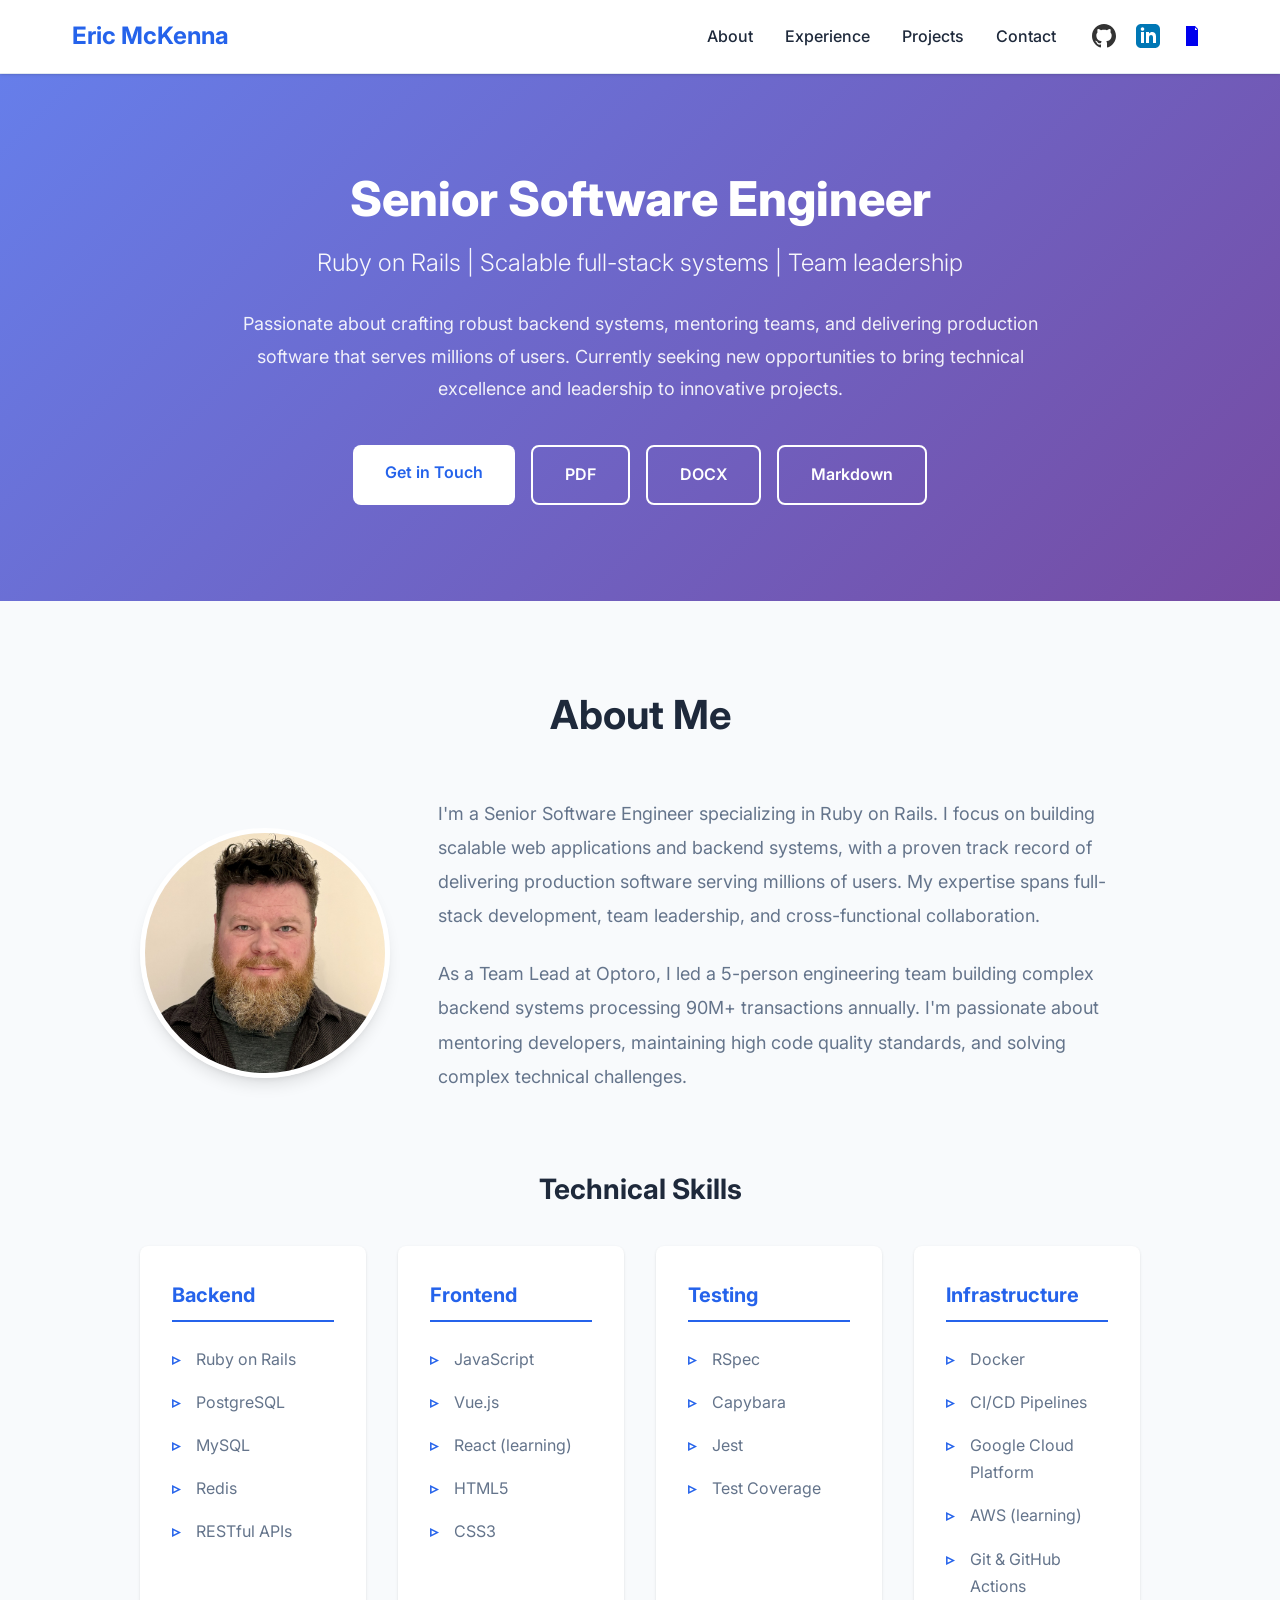
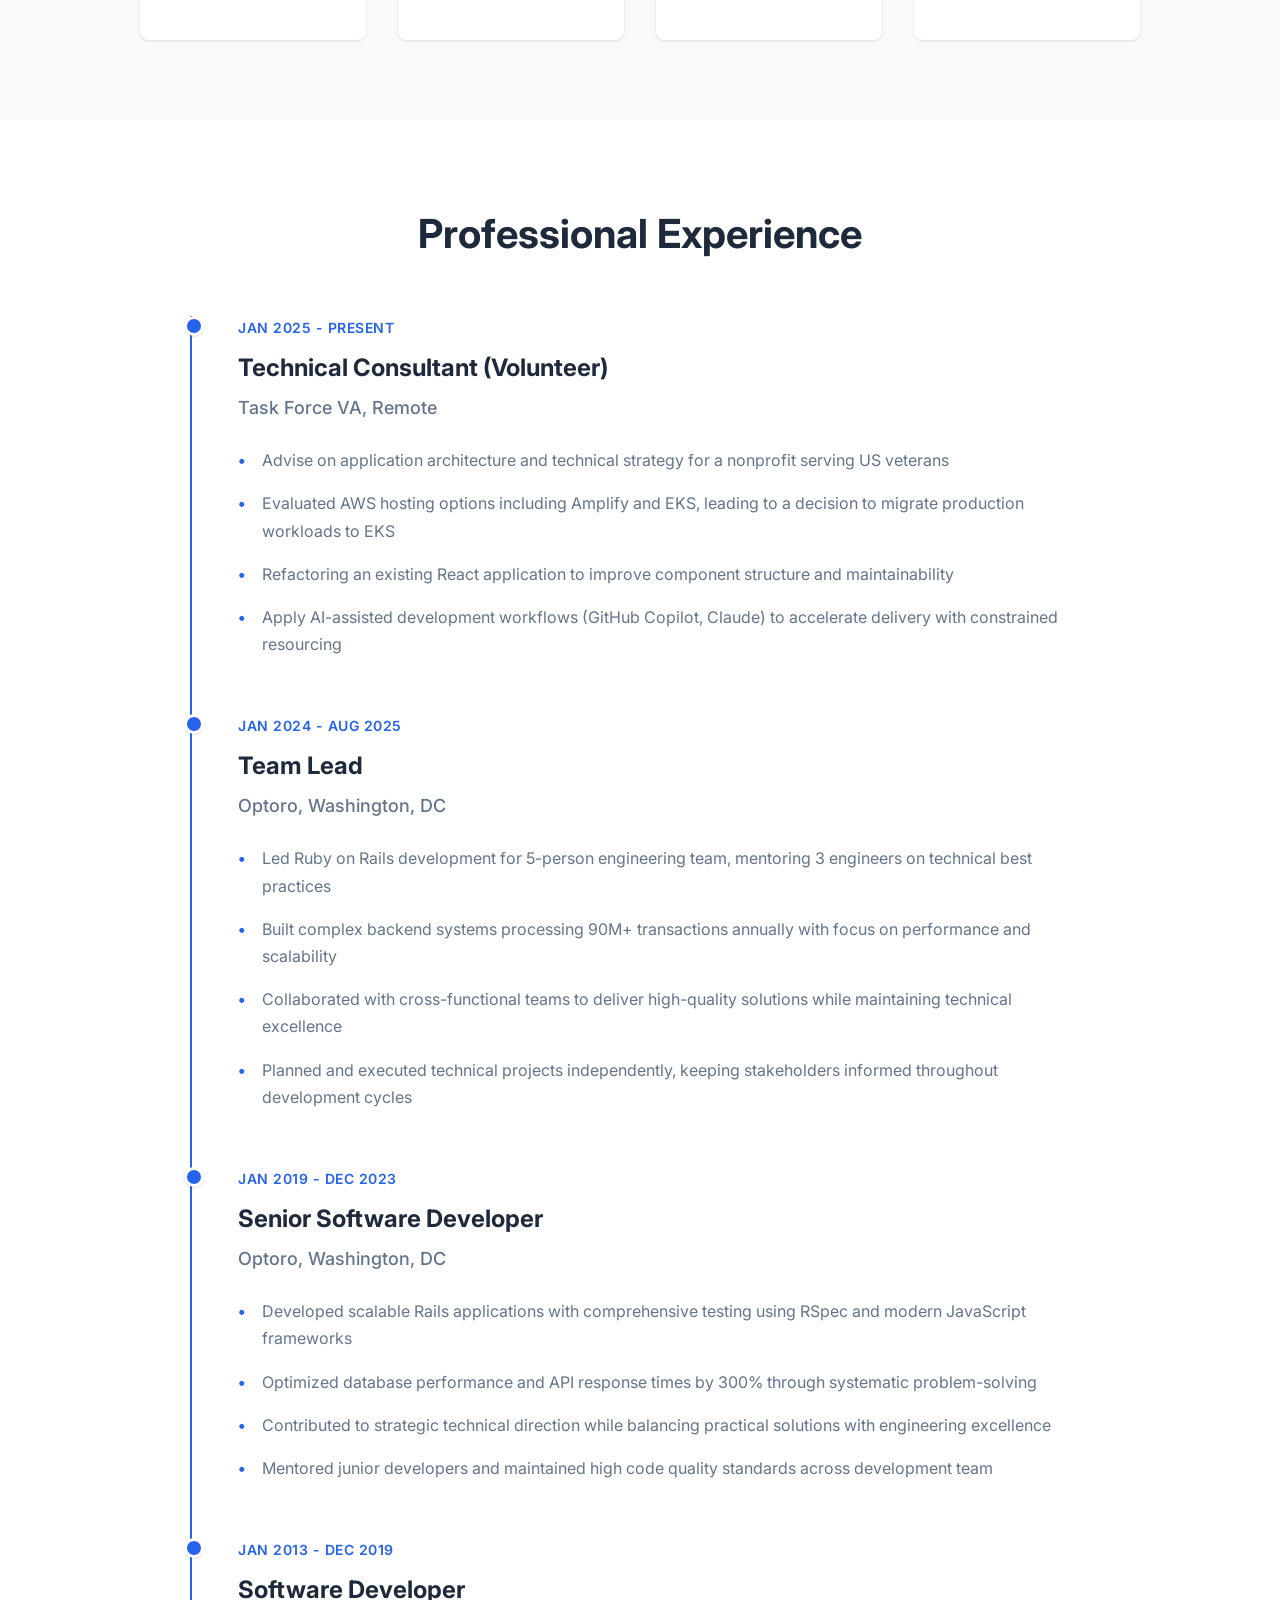
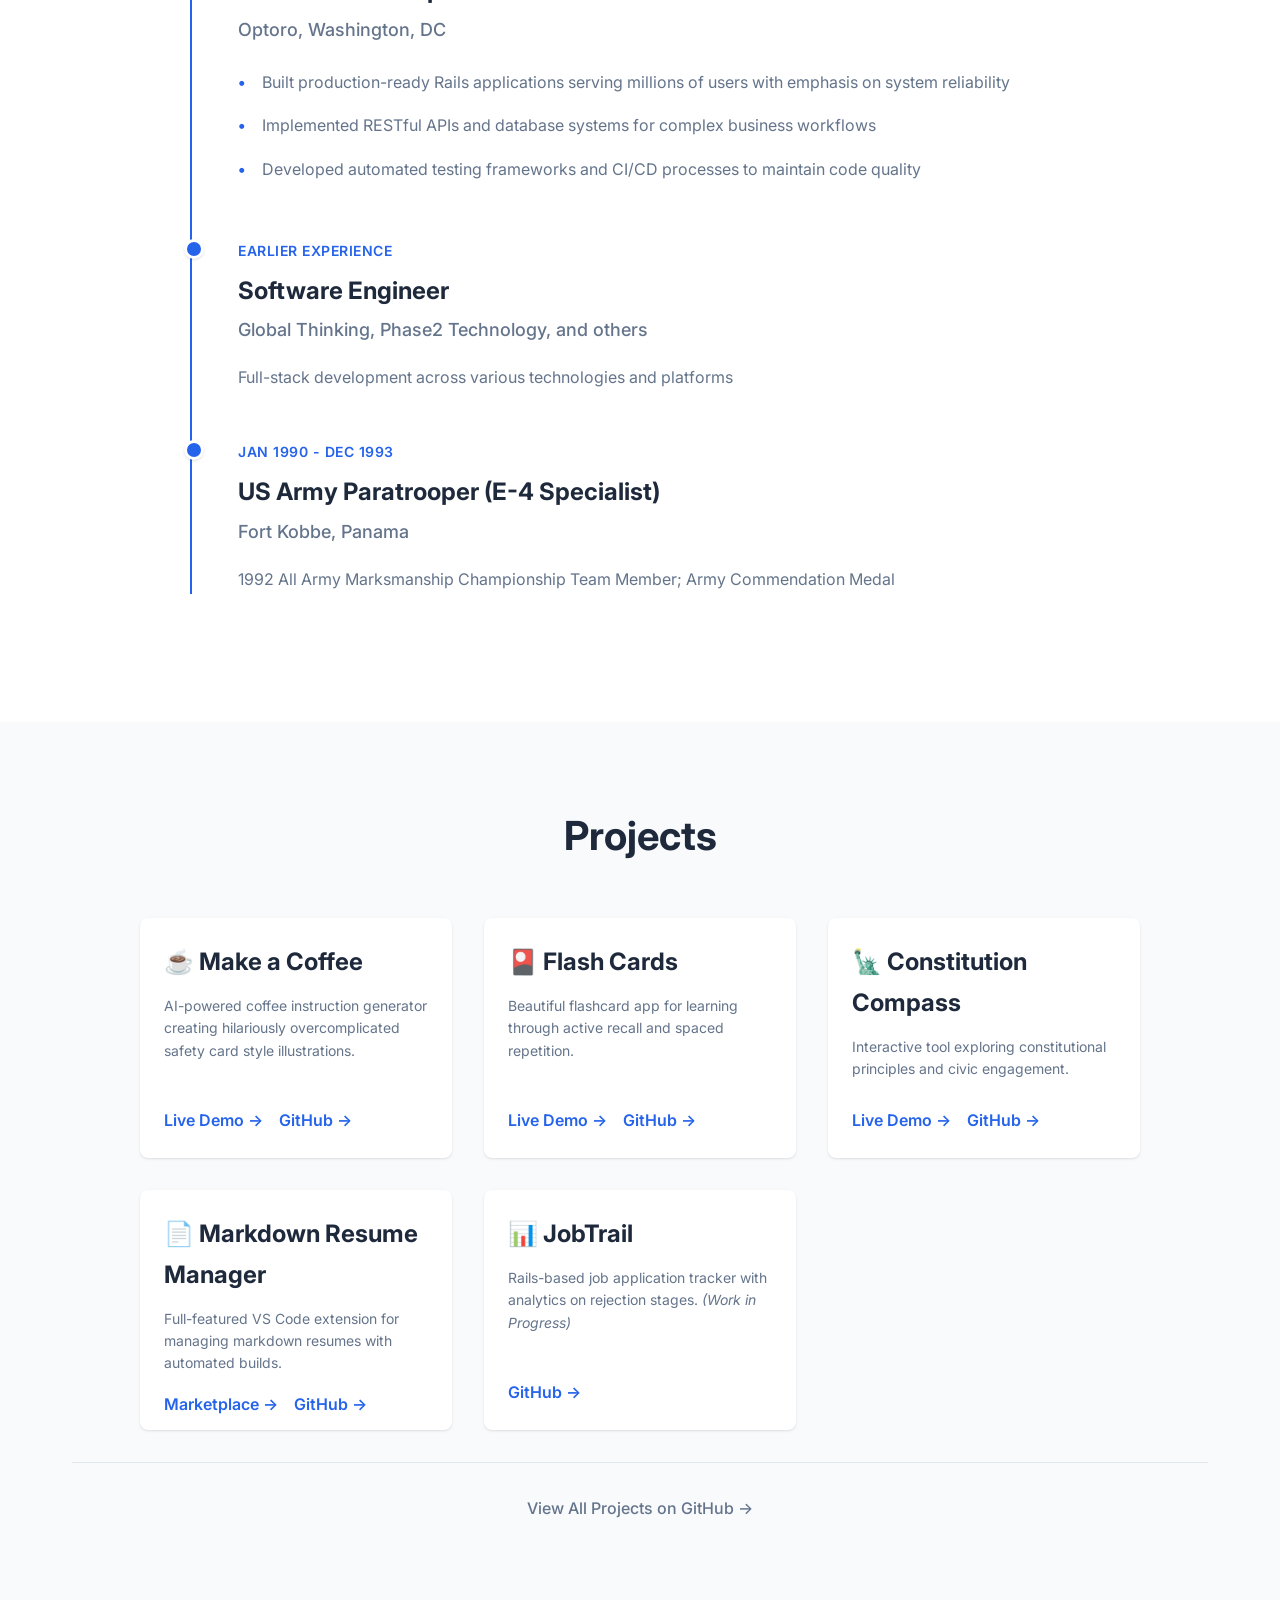
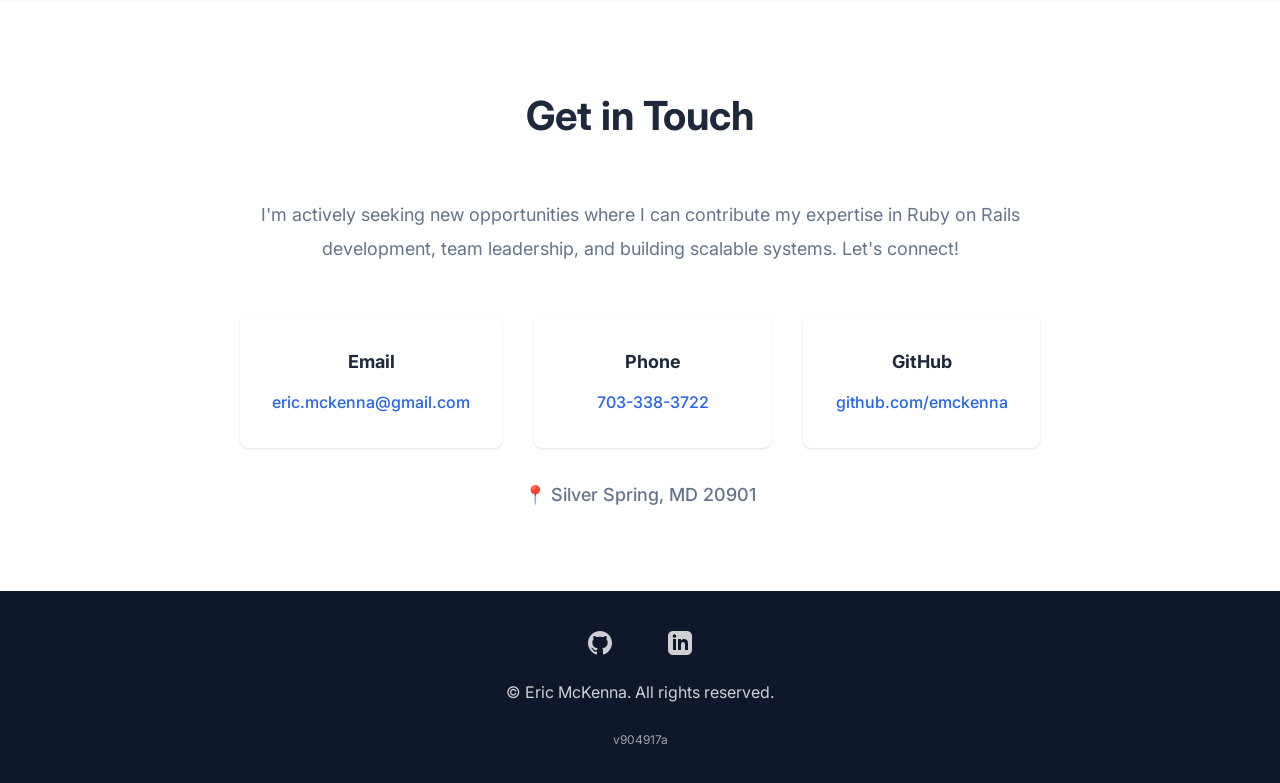
<file: index.html>
<!DOCTYPE html>
<html lang="en">
<head>
    <meta charset="UTF-8">
    <meta name="viewport" content="width=device-width, initial-scale=1.0">
    <meta name="description" content="Eric McKenna - Senior Software Engineer specializing in Ruby on Rails, scalable backend systems, and full-stack development">
    <title>Eric McKenna | Senior Software Engineer</title>

    <!-- Open Graph Meta Tags -->
    <meta property="og:title" content="Eric McKenna | Senior Software Engineer">
    <meta property="og:description" content="Senior Software Engineer specializing in Ruby on Rails and scalable full-stack systems. Team Lead experienced in building high-traffic applications and mentoring teams. Currently seeking new opportunities.">
    <meta property="og:type" content="website">
    <meta property="og:url" content="https://emckenna.github.io">
    <meta property="og:image" content="https://emckenna.github.io/og-image.png">

    <!-- Twitter Card Meta Tags -->
    <meta name="twitter:card" content="summary_large_image">
    <meta name="twitter:title" content="Eric McKenna | Senior Software Engineer">
    <meta name="twitter:description" content="Senior Software Engineer specializing in Ruby on Rails and scalable full-stack systems. Team Lead experienced in building high-traffic applications and mentoring teams.">
    <meta name="twitter:image" content="https://emckenna.github.io/og-image.png">

    <!-- Additional Meta Tags -->
    <meta name="author" content="Eric McKenna">
    <meta name="keywords" content="Ruby on Rails, Software Engineer, Full Stack Developer, Team Lead, PostgreSQL, Vue.js, React, AWS, Docker">

    <link rel="stylesheet" href="styles.css">
</head>
<body>
    <header>
        <nav>
            <div class="container">
                <h1 class="logo">Eric McKenna</h1>
                <div class="nav-right">
                    <ul class="nav-links">
                        <li><a href="#about">About</a></li>
                        <li><a href="#experience">Experience</a></li>
                        <li><a href="#projects">Projects</a></li>
                        <li><a href="#contact">Contact</a></li>
                    </ul>
                    <div class="social-links">
                        <a href="https://github.com/emckenna" target="_blank" rel="noopener noreferrer" aria-label="GitHub" class="social-icon">
                            <svg width="24" height="24" viewBox="0 0 24 24" fill="currentColor">
                                <path d="M12 0c-6.626 0-12 5.373-12 12 0 5.302 3.438 9.8 8.207 11.387.599.111.793-.261.793-.577v-2.234c-3.338.726-4.033-1.416-4.033-1.416-.546-1.387-1.333-1.756-1.333-1.756-1.089-.745.083-.729.083-.729 1.205.084 1.839 1.237 1.839 1.237 1.07 1.834 2.807 1.304 3.492.997.107-.775.418-1.305.762-1.604-2.665-.305-5.467-1.334-5.467-5.931 0-1.311.469-2.381 1.236-3.221-.124-.303-.535-1.524.117-3.176 0 0 1.008-.322 3.301 1.23.957-.266 1.983-.399 3.003-.404 1.02.005 2.047.138 3.006.404 2.291-1.552 3.297-1.23 3.297-1.23.653 1.653.242 2.874.118 3.176.77.84 1.235 1.911 1.235 3.221 0 4.609-2.807 5.624-5.479 5.921.43.372.823 1.102.823 2.222v3.293c0 .319.192.694.801.576 4.765-1.589 8.199-6.086 8.199-11.386 0-6.627-5.373-12-12-12z"/>
                            </svg>
                        </a>
                        <a href="https://linkedin.com/in/ericmckenna" target="_blank" rel="noopener noreferrer" aria-label="LinkedIn" class="social-icon">
                            <svg width="24" height="24" viewBox="0 0 24 24" fill="currentColor">
                                <path d="M19 0h-14c-2.761 0-5 2.239-5 5v14c0 2.761 2.239 5 5 5h14c2.762 0 5-2.239 5-5v-14c0-2.761-2.238-5-5-5zm-11 19h-3v-11h3v11zm-1.5-12.268c-.966 0-1.75-.79-1.75-1.764s.784-1.764 1.75-1.764 1.75.79 1.75 1.764-.783 1.764-1.75 1.764zm13.5 12.268h-3v-5.604c0-3.368-4-3.113-4 0v5.604h-3v-11h3v1.765c1.396-2.586 7-2.777 7 2.476v6.759z"/>
                            </svg>
                        </a>
                        <a href="reference-sheets/" aria-label="Reference Sheets" class="social-icon" title="Reference Sheets">
                            <svg width="24" height="24" viewBox="0 0 24 24" fill="currentColor" aria-hidden="true">
                                <path d="M6 2h9l3 3v17H6V2zm9 1.5V6h2.5L15 3.5zM8 8h8v2H8V8zm0 4h8v2H8v-2zm0 4h6v2H8v-2z"/>
                            </svg>
                        </a>
                    </div>
                </div>
            </div>
        </nav>
    </header>

    <main>
        <!-- Hero Section -->
        <section id="hero">
            <div class="container">
                <div class="hero-content">
                    <h1 class="hero-title">Senior Software Engineer</h1>
                    <p class="hero-subtitle">Ruby on Rails | Scalable full-stack systems | Team leadership</p>
                    <p class="hero-description">
                        Passionate about crafting robust backend systems, mentoring teams, and delivering
                        production software that serves millions of users. Currently seeking new opportunities
                        to bring technical excellence and leadership to innovative projects.
                    </p>
                    <div class="hero-buttons">
                        <a href="#contact" class="btn btn-primary">Get in Touch</a>
                        <a href="resume/Eric_McKenna_Resume.pdf" class="btn btn-secondary" download>PDF</a>
                        <a href="resume/Eric_McKenna_Resume.docx" class="btn btn-secondary" download>DOCX</a>
                        <a href="resume/eric-mckenna-resume.md" class="btn btn-secondary" download>Markdown</a>
                    </div>
                </div>
            </div>
        </section>

        <!-- About Section -->
        <section id="about">
            <div class="container">
                <h2 class="section-title">About Me</h2>
                <div class="about-wrapper">
                    <div class="about-image">
                        <img src="emckenna-profile.png" alt="Eric McKenna">
                    </div>
                    <div class="about-content">
                        <p>
                            I'm a Senior Software Engineer specializing in Ruby on Rails. I focus on building scalable web
                            applications and backend systems, with a proven track record of delivering production software
                            serving millions of users. My expertise spans full-stack development, team leadership, and
                            cross-functional collaboration.
                        </p>
                        <p>
                            As a Team Lead at Optoro, I led a 5-person engineering team building complex backend systems
                            processing 90M+ transactions annually. I'm passionate about mentoring developers, maintaining
                            high code quality standards, and solving complex technical challenges.
                        </p>
                    </div>
                </div>

                <div class="skills">
                    <h3>Technical Skills</h3>
                    <div class="skills-grid">
                        <div class="skill-category">
                            <h4>Backend</h4>
                            <ul>
                                <li>Ruby on Rails</li>
                                <li>PostgreSQL</li>
                                <li>MySQL</li>
                                <li>Redis</li>
                                <li>RESTful APIs</li>
                            </ul>
                        </div>
                        <div class="skill-category">
                            <h4>Frontend</h4>
                            <ul>
                                <li>JavaScript</li>
                                <li>Vue.js</li>
                                <li>React (learning)</li>
                                <li>HTML5</li>
                                <li>CSS3</li>
                            </ul>
                        </div>
                        <div class="skill-category">
                            <h4>Testing</h4>
                            <ul>
                                <li>RSpec</li>
                                <li>Capybara</li>
                                <li>Jest</li>
                                <li>Test Coverage</li>
                            </ul>
                        </div>
                        <div class="skill-category">
                            <h4>Infrastructure</h4>
                            <ul>
                                <li>Docker</li>
                                <li>CI/CD Pipelines</li>
                                <li>Google Cloud Platform</li>
                                <li>AWS (learning)</li>
                                <li>Git & GitHub Actions</li>
                            </ul>
                        </div>
                    </div>
                </div>
            </div>
        </section>

        <!-- Experience Section -->
        <section id="experience">
            <div class="container">
                <h2 class="section-title">Professional Experience</h2>

                <div class="timeline">
                    <div class="timeline-item">
                        <div class="timeline-date">Jan 2025 - Present</div>
                        <div class="timeline-content">
                            <h3>Technical Consultant (Volunteer)</h3>
                            <h4>Task Force VA, Remote</h4>
                            <ul>
                                <li>Advise on application architecture and technical strategy for a nonprofit serving US veterans</li>
                                <li>Evaluated AWS hosting options including Amplify and EKS, leading to a decision to migrate production workloads to EKS</li>
                                <li>Refactoring an existing React application to improve component structure and maintainability</li>
                                <li>Apply AI-assisted development workflows (GitHub Copilot, Claude) to accelerate delivery with constrained resourcing</li>
                            </ul>
                        </div>
                    </div>

                    <div class="timeline-item">
                        <div class="timeline-date">Jan 2024 - Aug 2025</div>
                        <div class="timeline-content">
                            <h3>Team Lead</h3>
                            <h4>Optoro, Washington, DC</h4>
                            <ul>
                                <li>Led Ruby on Rails development for 5-person engineering team, mentoring 3 engineers on technical best practices</li>
                                <li>Built complex backend systems processing 90M+ transactions annually with focus on performance and scalability</li>
                                <li>Collaborated with cross-functional teams to deliver high-quality solutions while maintaining technical excellence</li>
                                <li>Planned and executed technical projects independently, keeping stakeholders informed throughout development cycles</li>
                            </ul>
                        </div>
                    </div>

                    <div class="timeline-item">
                        <div class="timeline-date">Jan 2019 - Dec 2023</div>
                        <div class="timeline-content">
                            <h3>Senior Software Developer</h3>
                            <h4>Optoro, Washington, DC</h4>
                            <ul>
                                <li>Developed scalable Rails applications with comprehensive testing using RSpec and modern JavaScript frameworks</li>
                                <li>Optimized database performance and API response times by 300% through systematic problem-solving</li>
                                <li>Contributed to strategic technical direction while balancing practical solutions with engineering excellence</li>
                                <li>Mentored junior developers and maintained high code quality standards across development team</li>
                            </ul>
                        </div>
                    </div>

                    <div class="timeline-item">
                        <div class="timeline-date">Jan 2013 - Dec 2019</div>
                        <div class="timeline-content">
                            <h3>Software Developer</h3>
                            <h4>Optoro, Washington, DC</h4>
                            <ul>
                                <li>Built production-ready Rails applications serving millions of users with emphasis on system reliability</li>
                                <li>Implemented RESTful APIs and database systems for complex business workflows</li>
                                <li>Developed automated testing frameworks and CI/CD processes to maintain code quality</li>
                            </ul>
                        </div>
                    </div>

                    <div class="timeline-item">
                        <div class="timeline-date">Earlier Experience</div>
                        <div class="timeline-content">
                            <h3>Software Engineer</h3>
                            <h4>Global Thinking, Phase2 Technology, and others</h4>
                            <p>Full-stack development across various technologies and platforms</p>
                        </div>
                    </div>

                    <div class="timeline-item">
                        <div class="timeline-date">Jan 1990 - Dec 1993</div>
                        <div class="timeline-content">
                            <h3>US Army Paratrooper (E-4 Specialist)</h3>
                            <h4>Fort Kobbe, Panama</h4>
                            <p>1992 All Army Marksmanship Championship Team Member; Army Commendation Medal</p>
                        </div>
                    </div>
                </div>
            </div>
        </section>

        <!-- Projects Section -->
        <section id="projects">
            <div class="container">
                <h2 class="section-title">Projects</h2>
                <div class="projects-grid">
                    <div class="project-card">
                        <div class="project-card-inner">
                            <div class="project-card-front">
                                <div>
                                    <h3>☕ Make a Coffee</h3>
                                    <p>AI-powered coffee instruction generator creating hilariously overcomplicated safety card style illustrations.</p>
                                </div>
                                <div class="project-links">
                                    <a href="https://make-a-coffee.vercel.app/" target="_blank" rel="noopener noreferrer" class="project-link">
                                        Live Demo →
                                    </a>
                                    <a href="https://github.com/emckenna/make-a-coffee" target="_blank" rel="noopener noreferrer" class="project-link">
                                        GitHub →
                                    </a>
                                </div>
                            </div>
                            <div class="project-card-back">
                                <h3>☕ Make a Coffee</h3>
                                <p>Generate hilariously overcomplicated coffee instructions in airplane safety card style using AI. Features three illustration styles (Simple, Fun, Chaos), PB&J-precision prompts emphasizing programming-level detail, and high-quality PNG export with timestamps. Built with React + Vite and Hugging Face FLUX.1-schnell model.</p>
                                <div class="project-links">
                                    <a href="https://make-a-coffee.vercel.app/" target="_blank" rel="noopener noreferrer" class="project-link">
                                        Live Demo →
                                    </a>
                                    <a href="https://github.com/emckenna/make-a-coffee" target="_blank" rel="noopener noreferrer" class="project-link">
                                        GitHub →
                                    </a>
                                </div>
                            </div>
                        </div>
                    </div>

                    <div class="project-card">
                        <div class="project-card-inner">
                            <div class="project-card-front">
                                <div>
                                    <h3>🎴 Flash Cards</h3>
                                    <p>Beautiful flashcard app for learning through active recall and spaced repetition.</p>
                                </div>
                                <div class="project-links">
                                    <a href="https://emckenna.github.io/flash-cards/" target="_blank" rel="noopener noreferrer" class="project-link">
                                        Live Demo →
                                    </a>
                                    <a href="https://github.com/emckenna/flash-cards" target="_blank" rel="noopener noreferrer" class="project-link">
                                        GitHub →
                                    </a>
                                </div>
                            </div>
                            <div class="project-card-back">
                                <h3>🎴 Flash Cards</h3>
                                <p>A beautiful, reusable flashcard app for learning any topic through active recall and spaced repetition. Features markdown-based content with auto-discovery of topics, progress tracking, keyboard shortcuts, and a stunning UI with smooth animations. Built with React + Vite and deployed on GitHub Pages.</p>
                                <div class="project-links">
                                    <a href="https://emckenna.github.io/flash-cards/" target="_blank" rel="noopener noreferrer" class="project-link">
                                        Live Demo →
                                    </a>
                                    <a href="https://github.com/emckenna/flash-cards" target="_blank" rel="noopener noreferrer" class="project-link">
                                        GitHub →
                                    </a>
                                </div>
                            </div>
                        </div>
                    </div>

                    <div class="project-card">
                        <div class="project-card-inner">
                            <div class="project-card-front">
                                <div>
                                    <h3>🗽 Constitution Compass</h3>
                                    <p>Interactive tool exploring constitutional principles and civic engagement.</p>
                                </div>
                                <div class="project-links">
                                    <a href="https://constitution-compass.vercel.app" target="_blank" rel="noopener noreferrer" class="project-link">
                                        Live Demo →
                                    </a>
                                    <a href="https://github.com/emckenna/constitution-compass" target="_blank" rel="noopener noreferrer" class="project-link">
                                        GitHub →
                                    </a>
                                </div>
                            </div>
                            <div class="project-card-back">
                                <h3>🗽 Constitution Compass</h3>
                                <p>An interactive educational tool for exploring U.S. constitutional principles, civic engagement, and the foundations of American democracy. Features comprehensive content on constitutional amendments, historical context, and modern applications. Built with React for an engaging learning experience.</p>
                                <div class="project-links">
                                    <a href="https://constitution-compass.vercel.app" target="_blank" rel="noopener noreferrer" class="project-link">
                                        Live Demo →
                                    </a>
                                    <a href="https://github.com/emckenna/constitution-compass" target="_blank" rel="noopener noreferrer" class="project-link">
                                        GitHub →
                                    </a>
                                </div>
                            </div>
                        </div>
                    </div>

                    <div class="project-card">
                        <div class="project-card-inner">
                            <div class="project-card-front">
                                <div>
                                    <h3>📄 Markdown Resume Manager</h3>
                                    <p>Full-featured VS Code extension for managing markdown resumes with automated builds.</p>
                                </div>
                                <div class="project-links">
                                    <a href="https://marketplace.visualstudio.com/items?itemName=EricMcKenna.markdown-resume-manager" target="_blank" rel="noopener noreferrer" class="project-link">
                                        Marketplace →
                                    </a>
                                    <a href="https://github.com/emckenna/vscode-markdown-resume-manager" target="_blank" rel="noopener noreferrer" class="project-link">
                                        GitHub →
                                    </a>
                                </div>
                            </div>
                            <div class="project-card-back">
                                <h3>📄 Markdown Resume Manager</h3>
                                <p>A full-featured VS Code extension for managing markdown-based resumes and cover letters. Features one-click building to DOCX/PDF using Pandoc, clipboard paste support for AI-generated content, keyboard shortcuts, interactive prompts, and automated project structure. Cross-platform with no shell script dependencies. Published on VS Code Marketplace with 14 automated test suites.</p>
                                <div class="project-links">
                                    <a href="https://marketplace.visualstudio.com/items?itemName=EricMcKenna.markdown-resume-manager" target="_blank" rel="noopener noreferrer" class="project-link">
                                        Marketplace →
                                    </a>
                                    <a href="https://github.com/emckenna/vscode-markdown-resume-manager" target="_blank" rel="noopener noreferrer" class="project-link">
                                        GitHub →
                                    </a>
                                </div>
                            </div>
                        </div>
                    </div>

                    <div class="project-card">
                        <div class="project-card-inner">
                            <div class="project-card-front">
                                <div>
                                    <h3>📊 JobTrail</h3>
                                    <p>Rails-based job application tracker with analytics on rejection stages. <em>(Work in Progress)</em></p>
                                </div>
                                <div class="project-links">
                                    <a href="https://github.com/emckenna/jobtrail" target="_blank" rel="noopener noreferrer" class="project-link">
                                        GitHub →
                                    </a>
                                </div>
                            </div>
                            <div class="project-card-back">
                                <h3>📊 JobTrail</h3>
                                <p>A full-stack Rails 8 job application tracker that provides visibility into the complete hiring lifecycle. Track applications from submission through screening, assessments, interviewing, and offers. Features rejection stage analytics, conversion rate insights, CSV import/export, and an analytics dashboard. Built with Rails 8, Hotwire (Turbo + Stimulus), PostgreSQL, and Tailwind CSS. <em>(Active Development)</em></p>
                                <div class="project-links">
                                    <a href="https://github.com/emckenna/jobtrail" target="_blank" rel="noopener noreferrer" class="project-link">
                                        GitHub →
                                    </a>
                                </div>
                            </div>
                        </div>
                    </div>
                </div>
                <div class="projects-footer">
                    <a href="https://github.com/emckenna" target="_blank" rel="noopener noreferrer" class="github-link">
                        View All Projects on GitHub →
                    </a>
                </div>
            </div>
        </section>

        <!-- Contact Section -->
        <section id="contact">
            <div class="container">
                <h2 class="section-title">Get in Touch</h2>
                <div class="contact-content">
                    <p class="contact-intro">
                        I'm actively seeking new opportunities where I can contribute my expertise in
                        Ruby on Rails development, team leadership, and building scalable systems.
                        Let's connect!
                    </p>
                    <div class="contact-methods">
                        <div class="contact-item">
                            <h3>Email</h3>
                            <a href="mailto:eric.mckenna@gmail.com">eric.mckenna@gmail.com</a>
                        </div>
                        <div class="contact-item">
                            <h3>Phone</h3>
                            <a href="tel:+17033383722">703-338-3722</a>
                        </div>
                        <div class="contact-item">
                            <h3>GitHub</h3>
                            <a href="https://github.com/emckenna" target="_blank" rel="noopener noreferrer">github.com/emckenna</a>
                        </div>
                    </div>
                    <div class="contact-location">
                        <p>📍 Silver Spring, MD 20901</p>
                    </div>
                </div>
            </div>
        </section>
    </main>

    <footer>
        <div class="container">
            <div class="footer-social">
                <a href="https://github.com/emckenna" target="_blank" rel="noopener noreferrer" aria-label="GitHub" class="footer-social-icon">
                    <svg width="24" height="24" viewBox="0 0 24 24" fill="currentColor">
                        <path d="M12 0c-6.626 0-12 5.373-12 12 0 5.302 3.438 9.8 8.207 11.387.599.111.793-.261.793-.577v-2.234c-3.338.726-4.033-1.416-4.033-1.416-.546-1.387-1.333-1.756-1.333-1.756-1.089-.745.083-.729.083-.729 1.205.084 1.839 1.237 1.839 1.237 1.07 1.834 2.807 1.304 3.492.997.107-.775.418-1.305.762-1.604-2.665-.305-5.467-1.334-5.467-5.931 0-1.311.469-2.381 1.236-3.221-.124-.303-.535-1.524.117-3.176 0 0 1.008-.322 3.301 1.23.957-.266 1.983-.399 3.003-.404 1.02.005 2.047.138 3.006.404 2.291-1.552 3.297-1.23 3.297-1.23.653 1.653.242 2.874.118 3.176.77.84 1.235 1.911 1.235 3.221 0 4.609-2.807 5.624-5.479 5.921.43.372.823 1.102.823 2.222v3.293c0 .319.192.694.801.576 4.765-1.589 8.199-6.086 8.199-11.386 0-6.627-5.373-12-12-12z"/>
                    </svg>
                </a>
                <a href="https://linkedin.com/in/ericmckenna" target="_blank" rel="noopener noreferrer" aria-label="LinkedIn" class="footer-social-icon">
                    <svg width="24" height="24" viewBox="0 0 24 24" fill="currentColor">
                        <path d="M19 0h-14c-2.761 0-5 2.239-5 5v14c0 2.761 2.239 5 5 5h14c2.762 0 5-2.239 5-5v-14c0-2.761-2.238-5-5-5zm-11 19h-3v-11h3v11zm-1.5-12.268c-.966 0-1.75-.79-1.75-1.764s.784-1.764 1.75-1.764 1.75.79 1.75 1.764-.783 1.764-1.75 1.764zm13.5 12.268h-3v-5.604c0-3.368-4-3.113-4 0v5.604h-3v-11h3v1.765c1.396-2.586 7-2.777 7 2.476v6.759z"/>
                    </svg>
                </a>
            </div>
            <p>&copy; Eric McKenna. All rights reserved.</p>
            <p class="version-info" style="opacity: 0.6; font-size: 0.75rem; margin-top: 0.5rem;">
                <a href="https://github.com/emckenna/emckenna.github.io/commit/904917a" target="_blank" rel="noopener noreferrer" style="color: inherit; text-decoration: none;">
                    v904917a
                </a>
            </p>
        </div>
    </footer>

    <script>
        // Toggle flip cards on click
        document.querySelectorAll('.project-card').forEach(card => {
            card.addEventListener('click', function(e) {
                // Don't flip if clicking a link
                if (e.target.tagName === 'A' || e.target.closest('a')) {
                    return;
                }
                this.classList.toggle('flipped');
            });
        });
    </script>
</body>
</html>
</file>
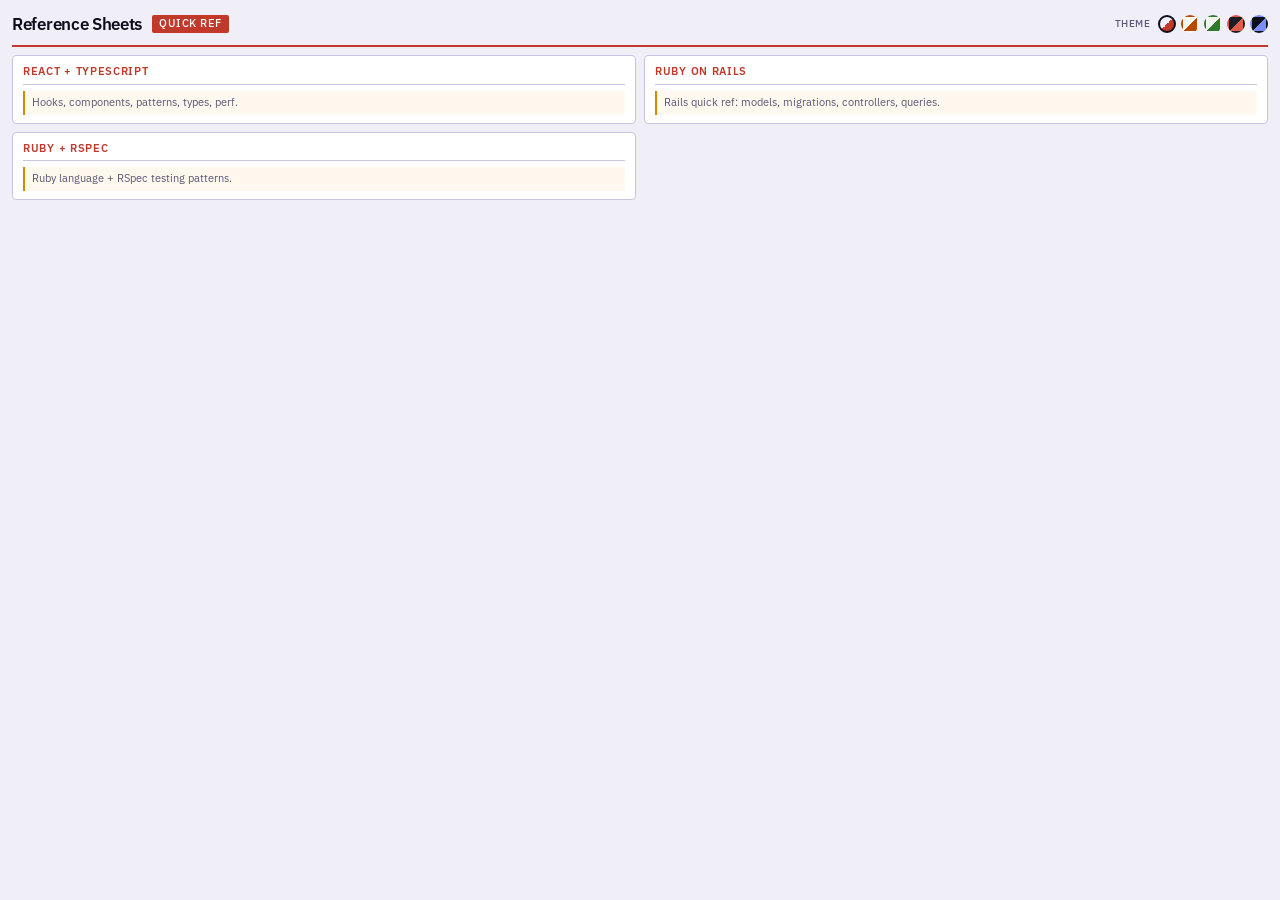
<file: reference-sheets/index.html>
<!DOCTYPE html>
<html lang="en">
<head>
<meta charset="UTF-8" />
<meta name="viewport" content="width=device-width, initial-scale=1.0" />
<link href="https://fonts.googleapis.com/css2?family=IBM+Plex+Mono:wght@400;600&family=IBM+Plex+Sans:wght@400;500;600&display=swap" rel="stylesheet" />
<link rel="stylesheet" href="./assets/refsheet-base.css" />
<link rel="stylesheet" href="./assets/refsheet-themes.css" />
<title>Reference Sheets</title>
</head>
<body data-theme="crisp">

<header>
  <h1>Reference Sheets</h1>
  <span class="badge">Quick Ref</span>
  <div class="spacer"></div>
  <div class="palettes">
    <span>Theme</span>
    <div class="swatch active" data-p="crisp" title="Crisp" onclick="setTheme(this)"></div>
    <div class="swatch" data-p="warm" title="Warm" onclick="setTheme(this)"></div>
    <div class="swatch" data-p="forest" title="Forest" onclick="setTheme(this)"></div>
    <div class="swatch" data-p="slate" title="Slate" onclick="setTheme(this)"></div>
    <div class="swatch" data-p="midnight" title="Midnight" onclick="setTheme(this)"></div>
  </div>
</header>

<div class="grid two-col">
  <div class="card">
    <div class="card-title"><a href="./react-ts.html">React + TypeScript</a></div>
    <div class="tip">Hooks, components, patterns, types, perf.</div>
  </div>
  <div class="card">
    <div class="card-title"><a href="./ruby-on-rails.html">Ruby on Rails</a></div>
    <div class="tip">Rails quick ref: models, migrations, controllers, queries.</div>
  </div>
  <div class="card">
    <div class="card-title"><a href="./ruby-rspec.html">Ruby + RSpec</a></div>
    <div class="tip">Ruby language + RSpec testing patterns.</div>
  </div>
</div>

<script src="./assets/refsheet.js"></script>
</body>
</html>
</file>
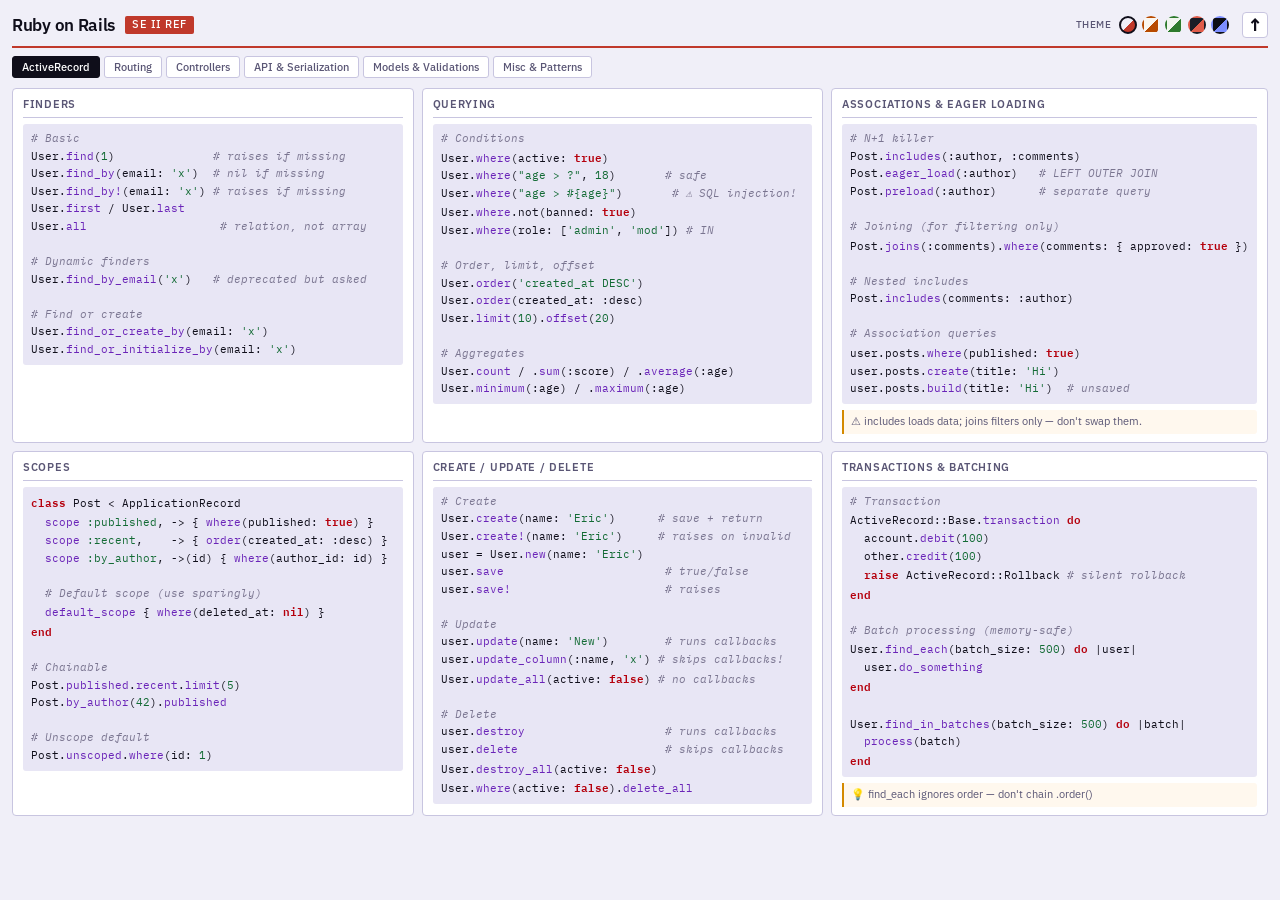
<file: reference-sheets/ruby-on-rails.html>
<!DOCTYPE html>
<html lang="en">
<head>
<meta charset="UTF-8" />
<meta name="viewport" content="width=device-width, initial-scale=1.0" />
<link href="https://fonts.googleapis.com/css2?family=IBM+Plex+Mono:wght@400;600&family=IBM+Plex+Sans:wght@400;500;600&display=swap" rel="stylesheet" />
<link rel="stylesheet" href="./assets/refsheet-base.css" />
<link rel="stylesheet" href="./assets/refsheet-themes.css" />
</head>
<body data-theme="crisp">

<header>
  <h1>Ruby on Rails</h1>
  <span class="badge">SE II Ref</span>
  <div class="spacer"></div>
  <div class="palettes">
    <span>Theme</span>
    <div class="swatch active" data-p="crisp"    title="Crisp"    onclick="setTheme(this)"></div>
    <div class="swatch"        data-p="warm"     title="Warm"     onclick="setTheme(this)"></div>
    <div class="swatch"        data-p="forest"   title="Forest"   onclick="setTheme(this)"></div>
    <div class="swatch"        data-p="slate"    title="Slate"    onclick="setTheme(this)"></div>
    <div class="swatch"        data-p="midnight" title="Midnight" onclick="setTheme(this)"></div>
    <a class="header-link" href="./index.html" title="Back to index" aria-label="Back to index">↑</a>
  </div>
</header>

<nav id="nav">
  <button class="active" onclick="show('activerecord')">ActiveRecord</button>
  <button onclick="show('routing')">Routing</button>
  <button onclick="show('controllers')">Controllers</button>
  <button onclick="show('api')">API & Serialization</button>
  <button onclick="show('models')">Models & Validations</button>
  <button onclick="show('misc')">Misc & Patterns</button>
</nav>

<!-- ACTIVERECORD -->
<div class="section active" id="activerecord">
<div class="grid">
  <div class="card">
    <div class="card-title">Finders</div>
<pre><span class="cm"># Basic</span>
User.<span class="fn">find</span>(<span class="st">1</span>)              <span class="cm"># raises if missing</span>
User.<span class="fn">find_by</span>(email: <span class="st">'x'</span>)  <span class="cm"># nil if missing</span>
User.<span class="fn">find_by!</span>(email: <span class="st">'x'</span>) <span class="cm"># raises if missing</span>
User.<span class="fn">first</span> / User.<span class="fn">last</span>
User.<span class="fn">all</span>                   <span class="cm"># relation, not array</span>

<span class="cm"># Dynamic finders</span>
User.<span class="fn">find_by_email</span>(<span class="st">'x'</span>)   <span class="cm"># deprecated but asked</span>

<span class="cm"># Find or create</span>
User.<span class="fn">find_or_create_by</span>(email: <span class="st">'x'</span>)
User.<span class="fn">find_or_initialize_by</span>(email: <span class="st">'x'</span>)</pre>
  </div>

  <div class="card">
    <div class="card-title">Querying</div>
<pre><span class="cm"># Conditions</span>
User.<span class="fn">where</span>(active: <span class="kw">true</span>)
User.<span class="fn">where</span>(<span class="st">"age > ?"</span>, <span class="st">18</span>)       <span class="cm"># safe</span>
User.<span class="fn">where</span>(<span class="st">"age > #{age}"</span>)       <span class="cm"># ⚠ SQL injection!</span>
User.<span class="fn">where</span>.not(banned: <span class="kw">true</span>)
User.<span class="fn">where</span>(role: [<span class="st">'admin'</span>, <span class="st">'mod'</span>]) <span class="cm"># IN</span>

<span class="cm"># Order, limit, offset</span>
User.<span class="fn">order</span>(<span class="st">'created_at DESC'</span>)
User.<span class="fn">order</span>(created_at: :desc)
User.<span class="fn">limit</span>(<span class="st">10</span>).<span class="fn">offset</span>(<span class="st">20</span>)

<span class="cm"># Aggregates</span>
User.<span class="fn">count</span> / .<span class="fn">sum</span>(:score) / .<span class="fn">average</span>(:age)
User.<span class="fn">minimum</span>(:age) / .<span class="fn">maximum</span>(:age)</pre>
  </div>

  <div class="card">
    <div class="card-title">Associations & Eager Loading</div>
<pre><span class="cm"># N+1 killer</span>
Post.<span class="fn">includes</span>(:author, :comments)
Post.<span class="fn">eager_load</span>(:author)   <span class="cm"># LEFT OUTER JOIN</span>
Post.<span class="fn">preload</span>(:author)      <span class="cm"># separate query</span>

<span class="cm"># Joining (for filtering only)</span>
Post.<span class="fn">joins</span>(:comments).<span class="fn">where</span>(comments: { approved: <span class="kw">true</span> })

<span class="cm"># Nested includes</span>
Post.<span class="fn">includes</span>(comments: :author)

<span class="cm"># Association queries</span>
user.posts.<span class="fn">where</span>(published: <span class="kw">true</span>)
user.posts.<span class="fn">create</span>(title: <span class="st">'Hi'</span>)
user.posts.<span class="fn">build</span>(title: <span class="st">'Hi'</span>)  <span class="cm"># unsaved</span></pre>
    <div class="tip">⚠ includes loads data; joins filters only — don't swap them.</div>
  </div>

  <div class="card">
    <div class="card-title">Scopes</div>
<pre><span class="kw">class</span> Post &lt; ApplicationRecord
  <span class="fn">scope</span> <span class="st">:published</span>, -&gt; { <span class="fn">where</span>(published: <span class="kw">true</span>) }
  <span class="fn">scope</span> <span class="st">:recent</span>,    -&gt; { <span class="fn">order</span>(created_at: :desc) }
  <span class="fn">scope</span> <span class="st">:by_author</span>, -&gt;(id) { <span class="fn">where</span>(author_id: id) }

  <span class="cm"># Default scope (use sparingly)</span>
  <span class="fn">default_scope</span> { <span class="fn">where</span>(deleted_at: <span class="kw">nil</span>) }
<span class="kw">end</span>

<span class="cm"># Chainable</span>
Post.<span class="fn">published</span>.<span class="fn">recent</span>.<span class="fn">limit</span>(<span class="st">5</span>)
Post.<span class="fn">by_author</span>(<span class="st">42</span>).<span class="fn">published</span>

<span class="cm"># Unscope default</span>
Post.<span class="fn">unscoped</span>.<span class="fn">where</span>(id: <span class="st">1</span>)</pre>
  </div>

  <div class="card">
    <div class="card-title">Create / Update / Delete</div>
<pre><span class="cm"># Create</span>
User.<span class="fn">create</span>(name: <span class="st">'Eric'</span>)      <span class="cm"># save + return</span>
User.<span class="fn">create!</span>(name: <span class="st">'Eric'</span>)     <span class="cm"># raises on invalid</span>
user = User.<span class="fn">new</span>(name: <span class="st">'Eric'</span>)
user.<span class="fn">save</span>                       <span class="cm"># true/false</span>
user.<span class="fn">save!</span>                      <span class="cm"># raises</span>

<span class="cm"># Update</span>
user.<span class="fn">update</span>(name: <span class="st">'New'</span>)        <span class="cm"># runs callbacks</span>
user.<span class="fn">update_column</span>(:name, <span class="st">'x'</span>) <span class="cm"># skips callbacks!</span>
User.<span class="fn">update_all</span>(active: <span class="kw">false</span>) <span class="cm"># no callbacks</span>

<span class="cm"># Delete</span>
user.<span class="fn">destroy</span>                    <span class="cm"># runs callbacks</span>
user.<span class="fn">delete</span>                     <span class="cm"># skips callbacks</span>
User.<span class="fn">destroy_all</span>(active: <span class="kw">false</span>)
User.<span class="fn">where</span>(active: <span class="kw">false</span>).<span class="fn">delete_all</span></pre>
  </div>

  <div class="card">
    <div class="card-title">Transactions & Batching</div>
<pre><span class="cm"># Transaction</span>
ActiveRecord::Base.<span class="fn">transaction</span> <span class="kw">do</span>
  account.<span class="fn">debit</span>(<span class="st">100</span>)
  other.<span class="fn">credit</span>(<span class="st">100</span>)
  <span class="kw">raise</span> ActiveRecord::Rollback <span class="cm"># silent rollback</span>
<span class="kw">end</span>

<span class="cm"># Batch processing (memory-safe)</span>
User.<span class="fn">find_each</span>(batch_size: <span class="st">500</span>) <span class="kw">do</span> |user|
  user.<span class="fn">do_something</span>
<span class="kw">end</span>

User.<span class="fn">find_in_batches</span>(batch_size: <span class="st">500</span>) <span class="kw">do</span> |batch|
  <span class="fn">process</span>(batch)
<span class="kw">end</span></pre>
    <div class="tip">💡 find_each ignores order — don't chain .order()</div>
  </div>
</div>
</div>

<!-- ROUTING -->
<div class="section" id="routing">
<div class="grid">
  <div class="card">
    <div class="card-title">Resources & REST</div>
<pre><span class="cm"># Full REST (7 routes)</span>
<span class="fn">resources</span> <span class="st">:posts</span>

<span class="cm"># Limit actions</span>
<span class="fn">resources</span> <span class="st">:posts</span>, <span class="fn">only</span>: [<span class="st">:index</span>, <span class="st">:show</span>, <span class="st">:create</span>]
<span class="fn">resources</span> <span class="st">:posts</span>, <span class="fn">except</span>: [<span class="st">:destroy</span>]

<span class="cm"># Singular resource (no :id)</span>
<span class="fn">resource</span>  <span class="st">:profile</span>  <span class="cm"># show/edit/update/destroy</span>

<span class="cm"># Nested</span>
<span class="fn">resources</span> <span class="st">:posts</span> <span class="kw">do</span>
  <span class="fn">resources</span> <span class="st">:comments</span>, <span class="fn">only</span>: [<span class="st">:create</span>, <span class="st">:destroy</span>]
<span class="kw">end</span>
<span class="cm"># → /posts/:post_id/comments</span></pre>
  </div>

  <div class="card">
    <div class="card-title">Extra Actions & Namespaces</div>
<pre><span class="cm"># Member (has :id) vs Collection (no :id)</span>
<span class="fn">resources</span> <span class="st">:posts</span> <span class="kw">do</span>
  <span class="fn">member</span>     { <span class="fn">post</span> <span class="st">:publish</span> }  <span class="cm"># /posts/:id/publish</span>
  <span class="fn">collection</span> { <span class="fn">get</span>  <span class="st">:search</span> }  <span class="cm"># /posts/search</span>
<span class="kw">end</span>

<span class="cm"># Namespace (module + path prefix)</span>
<span class="fn">namespace</span> <span class="st">:api</span> <span class="kw">do</span>
  <span class="fn">namespace</span> <span class="st">:v1</span> <span class="kw">do</span>
    <span class="fn">resources</span> <span class="st">:users</span>
  <span class="kw">end</span>
<span class="kw">end</span>
<span class="cm"># → /api/v1/users → Api::V1::UsersController</span>

<span class="cm"># Scope (path only, no module)</span>
<span class="fn">scope</span> <span class="st">'/api/v1'</span> <span class="kw">do</span>
  <span class="fn">resources</span> <span class="st">:users</span>
<span class="kw">end</span></pre>
  </div>

  <div class="card">
    <div class="card-title">Named Routes & Helpers</div>
<pre><span class="cm"># Auto-generated path/url helpers</span>
posts_path              <span class="cm"># /posts</span>
post_path(<span class="st">@post</span>)        <span class="cm"># /posts/1</span>
new_post_path           <span class="cm"># /posts/new</span>
edit_post_path(<span class="st">@post</span>)   <span class="cm"># /posts/1/edit</span>
posts_url               <span class="cm"># http://... full URL</span>

<span class="cm"># Nested</span>
post_comments_path(<span class="st">@post</span>)
post_comment_path(<span class="st">@post</span>, <span class="st">@comment</span>)

<span class="cm"># Custom named route</span>
<span class="fn">get</span> <span class="st">'sign_in'</span>, <span class="fn">to</span>: <span class="st">'sessions#new'</span>, <span class="fn">as</span>: <span class="st">:login</span>
<span class="cm"># → login_path</span></pre>
  </div>

  <div class="card">
    <div class="card-title">Constraints & Concerns</div>
<pre><span class="cm"># Constraints</span>
<span class="fn">get</span> <span class="st">'posts/:id'</span>, <span class="fn">to</span>: <span class="st">'posts#show'</span>,
  <span class="fn">constraints</span>: { id: <span class="st">/\d+/</span> }

<span class="cm"># Route concern (DRY)</span>
<span class="fn">concern</span> <span class="st">:commentable</span> <span class="kw">do</span>
  <span class="fn">resources</span> <span class="st">:comments</span>
<span class="kw">end</span>

<span class="fn">resources</span> <span class="st">:posts</span>,    concerns: <span class="st">:commentable</span>
<span class="fn">resources</span> <span class="st">:articles</span>, concerns: <span class="st">:commentable</span>

<span class="cm"># Root & redirect</span>
<span class="fn">root</span> <span class="st">'home#index'</span>
<span class="fn">get</span> <span class="st">'/old'</span>, <span class="fn">to</span>: <span class="fn">redirect</span>(<span class="st">'/new'</span>)</pre>
  </div>

  <div class="card span2">
    <div class="card-title">7 REST Routes at a Glance</div>
    <table>
      <tr><th>Verb</th><th>Path</th><th>Action</th><th>Helper</th><th>Use</th></tr>
      <tr><td>GET</td><td>/posts</td><td>index</td><td><code>posts_path</code></td><td>List all</td></tr>
      <tr><td>GET</td><td>/posts/new</td><td>new</td><td><code>new_post_path</code></td><td>New form</td></tr>
      <tr><td>POST</td><td>/posts</td><td>create</td><td><code>posts_path</code></td><td>Create</td></tr>
      <tr><td>GET</td><td>/posts/:id</td><td>show</td><td><code>post_path(@p)</code></td><td>Show one</td></tr>
      <tr><td>GET</td><td>/posts/:id/edit</td><td>edit</td><td><code>edit_post_path(@p)</code></td><td>Edit form</td></tr>
      <tr><td>PATCH/PUT</td><td>/posts/:id</td><td>update</td><td><code>post_path(@p)</code></td><td>Update</td></tr>
      <tr><td>DELETE</td><td>/posts/:id</td><td>destroy</td><td><code>post_path(@p)</code></td><td>Delete</td></tr>
    </table>
  </div>
</div>
</div>

<!-- CONTROLLERS -->
<div class="section" id="controllers">
<div class="grid">
  <div class="card">
    <div class="card-title">Structure & Filters</div>
<pre><span class="kw">class</span> PostsController &lt; ApplicationController
  <span class="fn">before_action</span> <span class="st">:authenticate_user!</span>
  <span class="fn">before_action</span> <span class="st">:set_post</span>, <span class="fn">only</span>: [<span class="st">:show</span>, <span class="st">:edit</span>, <span class="st">:update</span>, <span class="st">:destroy</span>]

  <span class="kw">def</span> <span class="fn">index</span>
    <span class="st">@posts</span> = Post.<span class="fn">all</span>
  <span class="kw">end</span>

  <span class="kw">def</span> <span class="fn">create</span>
    <span class="st">@post</span> = Post.<span class="fn">new</span>(<span class="fn">post_params</span>)
    <span class="kw">if</span> <span class="st">@post</span>.<span class="fn">save</span>
      <span class="fn">redirect_to</span> <span class="st">@post</span>, notice: <span class="st">'Created!'</span>
    <span class="kw">else</span>
      <span class="fn">render</span> <span class="st">:new</span>, status: <span class="st">:unprocessable_entity</span>
    <span class="kw">end</span>
  <span class="kw">end</span>

  private
  <span class="kw">def</span> <span class="fn">set_post</span>;    <span class="st">@post</span> = Post.<span class="fn">find</span>(params[<span class="st">:id</span>]); <span class="kw">end</span>
  <span class="kw">def</span> <span class="fn">post_params</span>; params.<span class="fn">require</span>(<span class="st">:post</span>).<span class="fn">permit</span>(<span class="st">:title</span>, <span class="st">:body</span>); <span class="kw">end</span>
<span class="kw">end</span></pre>
  </div>

  <div class="card">
    <div class="card-title">Strong Params</div>
<pre><span class="cm"># require + permit (whitelist)</span>
params.<span class="fn">require</span>(<span class="st">:user</span>).<span class="fn">permit</span>(<span class="st">:name</span>, <span class="st">:email</span>)

<span class="cm"># Nested attributes</span>
params.<span class="fn">require</span>(<span class="st">:post</span>).<span class="fn">permit</span>(
  <span class="st">:title</span>,
  tags: [],
  comments_attributes: [<span class="st">:body</span>, <span class="st">:_destroy</span>]
)

<span class="cm"># Optional require</span>
params.<span class="fn">permit</span>(<span class="st">:search</span>)

<span class="cm"># ⚠ Never pass raw params to AR:</span>
<span class="cm"># User.new(params[:user])  ← mass assignment!</span></pre>
  </div>

  <div class="card">
    <div class="card-title">Filter Types</div>
<pre><span class="fn">before_action</span>              <span class="cm"># before action runs</span>
<span class="fn">after_action</span>               <span class="cm"># after (even on error)</span>
<span class="fn">around_action</span>              <span class="cm"># wraps with yield</span>
<span class="fn">skip_before_action</span> <span class="st">:auth</span>, <span class="fn">only</span>: <span class="st">:index</span>

<span class="cm"># Halting: render/redirect stops chain</span>
<span class="kw">def</span> <span class="fn">check_admin</span>
  <span class="fn">redirect_to</span> root_path <span class="kw">unless</span> current_user.<span class="fn">admin?</span>
<span class="kw">end</span>

<span class="cm"># Respond to format</span>
<span class="fn">respond_to</span> <span class="kw">do</span> |format|
  format.<span class="fn">html</span>
  format.<span class="fn">json</span> { <span class="fn">render</span> json: <span class="st">@post</span> }
<span class="kw">end</span></pre>
  </div>

  <div class="card">
    <div class="card-title">Render & Redirect</div>
<pre><span class="cm"># Render (same request)</span>
<span class="fn">render</span> <span class="st">:new</span>
<span class="fn">render</span> json: { error: <span class="st">'bad'</span> }, status: <span class="st">:unprocessable_entity</span>
<span class="fn">render</span> plain: <span class="st">'OK'</span>
<span class="fn">head</span> <span class="st">:no_content</span>           <span class="cm"># 204, no body</span>

<span class="cm"># Redirect (new request)</span>
<span class="fn">redirect_to</span> posts_path
<span class="fn">redirect_to</span> <span class="st">@post</span>
<span class="fn">redirect_to</span> root_path, notice: <span class="st">'Done'</span>
<span class="fn">redirect_back</span> fallback_location: root_path</pre>
    <div class="tip">⚠ render + redirect in same action = DoubleRenderError. Use return after redirect.</div>
  </div>

  <div class="card">
    <div class="card-title">params / session / flash</div>
<pre><span class="cm"># params</span>
params[<span class="st">:id</span>]            <span class="cm"># route segment</span>
params[<span class="st">:q</span>]             <span class="cm"># query string</span>
params[<span class="st">:post</span>][<span class="st">:title</span>]  <span class="cm"># form data</span>

<span class="cm"># session (cookie-backed)</span>
session[<span class="st">:user_id</span>] = user.id
session.<span class="fn">delete</span>(<span class="st">:user_id</span>)

<span class="cm"># flash (persists one request)</span>
flash[<span class="st">:notice</span>] = <span class="st">'Saved!'</span>
flash[<span class="st">:alert</span>]  = <span class="st">'Error!'</span>
flash.<span class="fn">now</span>[<span class="st">:alert</span>] = <span class="st">'Now only'</span> <span class="cm"># current req only</span></pre>
  </div>

  <div class="card">
    <div class="card-title">rescue_from & HTTP Status</div>
<pre><span class="fn">rescue_from</span> ActiveRecord::RecordNotFound,
  with: <span class="st">:not_found</span>
<span class="fn">rescue_from</span> Pundit::NotAuthorized <span class="kw">do</span>
  <span class="fn">render</span> json: { error: <span class="st">'Forbidden'</span> }, status: <span class="st">403</span>
<span class="kw">end</span>

<span class="kw">def</span> <span class="fn">not_found</span>
  <span class="fn">render</span> json: { error: <span class="st">'Not found'</span> }, status: <span class="st">404</span>
<span class="kw">end</span>

<span class="cm"># Common status symbols</span>
<span class="cm"># :ok 200  :created 201  :no_content 204</span>
<span class="cm"># :bad_request 400  :unauthorized 401</span>
<span class="cm"># :forbidden 403  :not_found 404</span>
<span class="cm"># :unprocessable_entity 422</span></pre>
  </div>
</div>
</div>

<!-- API & SERIALIZATION -->
<div class="section" id="api">
<div class="grid">
  <div class="card">
    <div class="card-title">API Controller Setup</div>
<pre><span class="kw">class</span> Api::V1::BaseController &lt; ActionController::API
  <span class="fn">before_action</span> <span class="st">:authenticate!</span>
  <span class="fn">rescue_from</span> ActiveRecord::RecordNotFound <span class="kw">do</span>
    <span class="fn">render</span> json: { error: <span class="st">'Not found'</span> }, status: <span class="st">404</span>
  <span class="kw">end</span>

  private
  <span class="kw">def</span> <span class="fn">authenticate!</span>
    token = request.headers[<span class="st">'Authorization'</span>]
              &amp;.<span class="fn">split</span>(<span class="st">' '</span>)&amp;.<span class="fn">last</span>
    <span class="st">@current_user</span> = User.<span class="fn">find_by!</span>(token: token)
  <span class="kw">end</span>
<span class="kw">end</span>

<span class="cm"># ActionController::API = no view layer</span>
<span class="cm"># Use ::Base if you need sessions/views</span></pre>
  </div>

  <div class="card">
    <div class="card-title">render json Patterns</div>
<pre><span class="cm"># Simple</span>
<span class="fn">render</span> json: <span class="st">@user</span>
<span class="fn">render</span> json: <span class="st">@user</span>, status: <span class="st">:created</span>

<span class="cm"># Only / except</span>
<span class="fn">render</span> json: <span class="st">@user</span>, only: [<span class="st">:id</span>, <span class="st">:name</span>]
<span class="fn">render</span> json: <span class="st">@user</span>, except: [<span class="st">:password_digest</span>]

<span class="cm"># Include associations</span>
<span class="fn">render</span> json: <span class="st">@post</span>,
  include: { comments: { only: [<span class="st">:id</span>, <span class="st">:body</span>] } }

<span class="cm"># Envelope + meta</span>
<span class="fn">render</span> json: {
  data: <span class="st">@users</span>,
  meta: { total: <span class="st">@users</span>.<span class="fn">count</span>, page: params[<span class="st">:page</span>] }
}</pre>
  </div>

  <div class="card">
    <div class="card-title">Common HTTP Status Codes</div>
    <table>
      <tr><th>Code</th><th>Rails</th><th>Meaning</th><th>Use</th></tr>
      <tr><td>200</td><td><code>:ok</code></td><td>OK</td><td>GET success / generic success</td></tr>
      <tr><td>201</td><td><code>:created</code></td><td>Created</td><td>POST created a resource</td></tr>
      <tr><td>204</td><td><code>:no_content</code></td><td>No Content</td><td>Success with empty body (DELETE, PUT)</td></tr>
      <tr><td>400</td><td><code>:bad_request</code></td><td>Bad Request</td><td>Malformed params / invalid JSON</td></tr>
      <tr><td>401</td><td><code>:unauthorized</code></td><td>Unauthorized</td><td>Missing/invalid auth credentials</td></tr>
      <tr><td>403</td><td><code>:forbidden</code></td><td>Forbidden</td><td>Authenticated but not allowed</td></tr>
      <tr><td>404</td><td><code>:not_found</code></td><td>Not Found</td><td>Resource missing / wrong ID</td></tr>
      <tr><td>409</td><td><code>:conflict</code></td><td>Conflict</td><td>State conflict (e.g., duplicate, versioning)</td></tr>
      <tr><td>422</td><td><code>:unprocessable_entity</code></td><td>Unprocessable Entity</td><td>Validation failures</td></tr>
      <tr><td>429</td><td><code>:too_many_requests</code></td><td>Too Many Requests</td><td>Rate limiting</td></tr>
      <tr><td>500</td><td><code>:internal_server_error</code></td><td>Server Error</td><td>Unexpected exception</td></tr>
    </table>
    <div class="tip">If you can’t decide: use <code>400</code> for malformed input, <code>422</code> for valid input that fails validations.</div>
  </div>

  <div class="card">
    <div class="card-title">as_json / to_json</div>
<pre><span class="kw">def</span> <span class="fn">as_json</span>(options = {})
  <span class="kw">super</span>(options.<span class="fn">merge</span>(
    only: [<span class="st">:id</span>, <span class="st">:name</span>, <span class="st">:email</span>],
    methods: [<span class="st">:full_name</span>],
    include: { role: { only: <span class="st">:name</span> } }
  ))
<span class="kw">end</span>

<span class="cm"># methods: adds virtual attr to output</span>
<span class="kw">def</span> <span class="fn">full_name</span>
  <span class="st">"#{first_name} #{last_name}"</span>
<span class="kw">end</span>

<span class="cm"># to_json calls as_json under the hood</span>
<span class="cm"># render json: @obj calls as_json auto</span></pre>
  </div>

  <div class="card">
    <div class="card-title">AMS & Jbuilder</div>
<pre><span class="cm"># AMS (app/serializers/user_serializer.rb)</span>
<span class="kw">class</span> UserSerializer &lt; ActiveModel::Serializer
  attributes <span class="st">:id</span>, <span class="st">:name</span>, <span class="st">:email</span>
  has_many <span class="st">:posts</span>

  <span class="kw">def</span> <span class="fn">email</span>
    object.email.<span class="fn">downcase</span>
  <span class="kw">end</span>
<span class="kw">end</span>
<span class="fn">render</span> json: <span class="st">@user</span>  <span class="cm"># auto-uses serializer</span>

<span class="cm"># Jbuilder (show.json.jbuilder)</span>
json.(<span class="st">@user</span>, <span class="st">:id</span>, <span class="st">:name</span>)
json.<span class="fn">posts</span>(<span class="st">@user</span>.posts) <span class="kw">do</span> |post|
  json.(post, <span class="st">:id</span>, <span class="st">:title</span>)
<span class="kw">end</span></pre>
  </div>

  <div class="card">
    <div class="card-title">Pagination & Headers</div>
<pre><span class="cm"># Kaminari</span>
<span class="st">@posts</span> = Post.<span class="fn">page</span>(params[<span class="st">:page</span>]).<span class="fn">per</span>(<span class="st">25</span>)
<span class="st">@posts</span>.<span class="fn">total_count</span>  /  <span class="st">@posts</span>.<span class="fn">current_page</span>

<span class="cm"># will_paginate</span>
<span class="st">@posts</span> = Post.<span class="fn">paginate</span>(page: params[<span class="st">:page</span>], per_page: <span class="st">25</span>)

<span class="cm"># Response headers</span>
response.headers[<span class="st">'X-Total-Count'</span>] = <span class="st">@posts</span>.<span class="fn">total_count</span>.<span class="fn">to_s</span>
response.headers[<span class="st">'X-Page'</span>]        = params[<span class="st">:page</span>]

<span class="cm"># Content</span>
request.<span class="fn">format</span>  <span class="cm"># :html / :json / :xml</span>
request.<span class="fn">xhr?</span>    <span class="cm"># AJAX?</span></pre>
  </div>

  <div class="card">
    <div class="card-title">CORS & Versioning</div>
<pre><span class="cm"># rack-cors (config/initializers/cors.rb)</span>
Rails.application.config.middleware
  .<span class="fn">insert_before</span> <span class="st">0</span>, Rack::Cors <span class="kw">do</span>
  <span class="fn">allow</span> <span class="kw">do</span>
    origins <span class="st">'*'</span>
    resource <span class="st">'*'</span>, headers: :any,
      methods: [<span class="st">:get</span>, <span class="st">:post</span>, <span class="st">:patch</span>, <span class="st">:delete</span>]
  <span class="kw">end</span>
<span class="kw">end</span>

<span class="cm"># Versioning strategies</span>
<span class="cm"># 1. URL:      /api/v1/posts         ← most common</span>
<span class="cm"># 2. Header:   Accept: application/vnd.v1+json</span>
<span class="cm"># 3. Subdomain: api.v1.myapp.com</span></pre>
  </div>
</div>
</div>

<!-- MODELS & VALIDATIONS -->
<div class="section" id="models">
<div class="grid">
  <div class="card">
    <div class="card-title">Validations</div>
<pre><span class="kw">class</span> User &lt; ApplicationRecord
  <span class="fn">validates</span> <span class="st">:name</span>,  presence: <span class="kw">true</span>,
                     length: { minimum: <span class="st">2</span>, maximum: <span class="st">50</span> }
  <span class="fn">validates</span> <span class="st">:email</span>, presence: <span class="kw">true</span>,
                     uniqueness: { case_sensitive: <span class="kw">false</span> },
                     format: { with: URI::MailTo::EMAIL_REGEXP }
  <span class="fn">validates</span> <span class="st">:age</span>,   numericality: { greater_than: <span class="st">0</span> }
  <span class="fn">validates</span> <span class="st">:role</span>,  inclusion: { in: <span class="st">%w[admin user guest]</span> }
  <span class="fn">validates</span> <span class="st">:bio</span>,   length: { maximum: <span class="st">500</span> }, allow_blank: <span class="kw">true</span>
  <span class="fn">validate</span>  <span class="st">:custom_check</span>

  <span class="kw">def</span> <span class="fn">custom_check</span>
    errors.<span class="fn">add</span>(<span class="st">:base</span>, <span class="st">'bad'</span>) <span class="kw">if</span> bad?
  <span class="kw">end</span>
<span class="kw">end</span></pre>
  </div>

  <div class="card">
    <div class="card-title">Associations</div>
<pre><span class="kw">class</span> Post &lt; ApplicationRecord
  <span class="fn">belongs_to</span> <span class="st">:user</span>
  <span class="fn">belongs_to</span> <span class="st">:category</span>, optional: <span class="kw">true</span>
  <span class="fn">has_many</span>   <span class="st">:comments</span>,   dependent: <span class="st">:destroy</span>
  <span class="fn">has_many</span>   <span class="st">:commenters</span>, through: <span class="st">:comments</span>, source: <span class="st">:user</span>
  <span class="fn">has_one</span>    <span class="st">:image</span>,       dependent: <span class="st">:destroy</span>
  <span class="fn">has_many</span>   <span class="st">:tags</span>,        through: <span class="st">:post_tags</span>
<span class="kw">end</span>

<span class="cm"># dependent: options</span>
<span class="cm"># :destroy      → calls destroy (callbacks run)</span>
<span class="cm"># :delete_all   → SQL DELETE, no callbacks</span>
<span class="cm"># :nullify      → sets FK to null</span>
<span class="cm"># :restrict_with_error → blocks destroy</span></pre>
  </div>

  <div class="card">
    <div class="card-title">Callbacks</div>
<pre>before_validation / after_validation
before_save        <span class="cm"># create AND update</span>
before_create / after_create
after_save
before_update / after_update
before_destroy / after_destroy
after_commit       <span class="cm"># after DB tx commits ← use for jobs</span>
after_rollback

<span class="cm"># Examples</span>
<span class="fn">before_save</span>  <span class="st">:normalize_email</span>
<span class="fn">after_create</span> <span class="st">:send_welcome_email</span>
<span class="fn">after_commit</span> <span class="st">:enqueue_job</span>, on: <span class="st">:create</span></pre>
    <div class="tip">💡 Use after_commit for jobs/mailers — only fires if transaction succeeds.</div>
  </div>

  <div class="card">
    <div class="card-title">Migrations</div>
<pre><span class="cm"># Generate</span>
rails g migration AddSlugToPosts slug:string:uniq
rails g migration CreatePosts title:string user:references

<span class="cm"># Methods</span>
<span class="fn">add_column</span>    <span class="st">:posts</span>, <span class="st">:slug</span>, <span class="st">:string</span>, null: <span class="kw">false</span>, default: <span class="st">''</span>
<span class="fn">remove_column</span> <span class="st">:posts</span>, <span class="st">:old_field</span>
<span class="fn">rename_column</span> <span class="st">:posts</span>, <span class="st">:old</span>, <span class="st">:new_name</span>
<span class="fn">change_column</span> <span class="st">:posts</span>, <span class="st">:views</span>, <span class="st">:bigint</span>
<span class="fn">add_index</span>     <span class="st">:users</span>, <span class="st">:email</span>, unique: <span class="kw">true</span>
<span class="fn">add_reference</span> <span class="st">:posts</span>, <span class="st">:author</span>,
  foreign_key: { to_table: <span class="st">:users</span> }

<span class="cm"># Types: string text integer bigint float</span>
<span class="cm">#        decimal boolean datetime date jsonb</span></pre>
  </div>

  <div class="card span2">
    <div class="card-title">Errors & Checking Validity</div>
<pre><span class="cm"># After save attempt</span>
user.<span class="fn">valid?</span>                <span class="cm"># runs validations, returns bool</span>
user.<span class="fn">invalid?</span>
user.errors.<span class="fn">full_messages</span>  <span class="cm"># ["Name can't be blank"]</span>
user.errors[<span class="st">:email</span>]        <span class="cm"># ["is invalid"]</span>
user.errors.<span class="fn">any?</span>  /  user.errors.<span class="fn">count</span>

<span class="cm"># In controller — respond after failed save</span>
<span class="kw">if</span> <span class="st">@user</span>.<span class="fn">save</span>
  <span class="fn">render</span> json: <span class="st">@user</span>, status: <span class="st">:created</span>
<span class="kw">else</span>
  <span class="fn">render</span> json: { errors: <span class="st">@user</span>.errors.<span class="fn">full_messages</span> },
         status: <span class="st">:unprocessable_entity</span>
<span class="kw">end</span></pre>
  </div>
</div>
</div>

<!-- MISC & PATTERNS -->
<div class="section" id="misc">
<div class="grid">
  <div class="card">
    <div class="card-title">Service Objects</div>
<pre><span class="kw">class</span> CreatePost
  <span class="kw">def</span> <span class="fn">initialize</span>(user:, params:)
    <span class="st">@user</span>, <span class="st">@params</span> = user, params
  <span class="kw">end</span>

  <span class="kw">def</span> <span class="fn">call</span>
    post = <span class="st">@user</span>.posts.<span class="fn">build</span>(<span class="st">@params</span>)
    post.<span class="fn">save!</span>
    NotifyJob.<span class="fn">perform_later</span>(post)
    post
  <span class="kw">end</span>
<span class="kw">end</span>

<span class="cm"># In controller</span>
<span class="st">@post</span> = CreatePost.<span class="fn">new</span>(
  user: current_user,
  params: post_params
).<span class="fn">call</span></pre>
  </div>

  <div class="card">
    <div class="card-title">Active Job</div>
<pre><span class="kw">class</span> WelcomeEmailJob &lt; ApplicationJob
  <span class="fn">queue_as</span> <span class="st">:default</span>

  <span class="kw">def</span> <span class="fn">perform</span>(user_id)
    user = User.<span class="fn">find</span>(user_id)
    UserMailer.<span class="fn">welcome</span>(user).<span class="fn">deliver_now</span>
  <span class="kw">end</span>
<span class="kw">end</span>

<span class="cm"># Enqueue</span>
WelcomeEmailJob.<span class="fn">perform_later</span>(user.id)
WelcomeEmailJob.<span class="fn">set</span>(wait: <span class="st">5</span>.minutes)
             .<span class="fn">perform_later</span>(user.id)

<span class="cm"># ⚠ Pass IDs not objects</span>
<span class="cm"># Backends: Sidekiq, Delayed::Job, Resque</span></pre>
  </div>

  <div class="card">
    <div class="card-title">Caching</div>
<pre><span class="cm"># Low-level</span>
Rails.cache.<span class="fn">fetch</span>(<span class="st">"user/#{id}/stats"</span>, expires_in: <span class="st">12</span>.hours) <span class="kw">do</span>
  User.<span class="fn">find</span>(id).<span class="fn">compute_stats</span>
<span class="kw">end</span>
Rails.cache.<span class="fn">write</span>(<span class="st">'key'</span>, val)
Rails.cache.<span class="fn">read</span>(<span class="st">'key'</span>)
Rails.cache.<span class="fn">delete</span>(<span class="st">'key'</span>)

<span class="cm"># HTTP caching</span>
<span class="fn">expires_in</span> <span class="st">1</span>.hour, public: <span class="kw">true</span>
<span class="fn">fresh_when</span> <span class="st">@post</span>   <span class="cm"># sets ETag + Last-Modified</span>
<span class="fn">stale?</span>(<span class="st">@post</span>)       <span class="cm"># check & set headers</span></pre>
  </div>

  <div class="card">
    <div class="card-title">Concerns</div>
<pre><span class="kw">module</span> Trackable
  <span class="fn">extend</span> ActiveSupport::Concern

  <span class="fn">included</span> <span class="kw">do</span>
    <span class="fn">before_create</span> <span class="st">:set_uuid</span>
    <span class="fn">scope</span> <span class="st">:recent</span>, -&gt; { <span class="fn">order</span>(created_at: :desc) }
  <span class="kw">end</span>

  <span class="kw">def</span> <span class="fn">set_uuid</span>
    <span class="kw">self</span>.uuid = SecureRandom.<span class="fn">uuid</span>
  <span class="kw">end</span>

  <span class="fn">class_methods</span> <span class="kw">do</span>
    <span class="kw">def</span> <span class="fn">find_by_uuid</span>(uuid) = <span class="fn">find_by!</span>(uuid: uuid)
  <span class="kw">end</span>
<span class="kw">end</span>

<span class="kw">class</span> Post &lt; ApplicationRecord
  <span class="fn">include</span> Trackable
<span class="kw">end</span></pre>
  </div>

  <div class="card">
    <div class="card-title">Ruby Idioms</div>
<pre><span class="cm"># Safe navigation</span>
user&amp;.profile&amp;.avatar_url

<span class="cm"># Memoize</span>
<span class="st">@result</span> ||= expensive_call

<span class="cm"># Presence / blank</span>
<span class="st">"  "</span>.<span class="fn">blank?</span>    <span class="cm"># true (whitespace = blank)</span>
<span class="st">""</span>.<span class="fn">present?</span>   <span class="cm"># false</span>
<span class="kw">nil</span>.<span class="fn">presence</span>  <span class="cm"># nil  (returns nil if blank)</span>
<span class="st">"x"</span>.<span class="fn">presence</span>  <span class="cm"># "x"</span>

<span class="cm"># Shortcuts</span>
[<span class="st">1</span>,<span class="st">2</span>,<span class="st">3</span>].<span class="fn">map</span>(&:to_s)     <span class="cm"># symbol to proc</span>
<span class="st">%w[foo bar baz]</span>          <span class="cm"># word array</span>
<span class="st">%i[foo bar baz]</span>          <span class="cm"># symbol array</span>
hash.<span class="fn">fetch</span>(<span class="st">:key</span>, default)</pre>
  </div>

  <div class="card">
    <div class="card-title">Environment & Config</div>
<pre><span class="cm"># Env checks</span>
Rails.<span class="fn">env</span>.<span class="fn">production?</span>
Rails.<span class="fn">env</span>.<span class="fn">development?</span>
Rails.<span class="fn">env</span>.<span class="fn">test?</span>

<span class="cm"># Credentials (Rails 5.2+)</span>
Rails.application.credentials.secret_key
Rails.application.credentials.<span class="fn">dig</span>(<span class="st">:aws</span>, <span class="st">:key</span>)

<span class="cm"># ENV vars</span>
ENV.<span class="fn">fetch</span>(<span class="st">'DATABASE_URL'</span>)        <span class="cm"># raises if missing</span>
ENV.<span class="fn">fetch</span>(<span class="st">'PORT'</span>, <span class="st">'3000'</span>)       <span class="cm"># with default</span>

<span class="cm"># Route helpers outside views</span>
<span class="fn">include</span> Rails.application.routes.<span class="fn">url_helpers</span></pre>
  </div>
</div>
</div>

<script src="./assets/refsheet.js"></script>
</body>
</html>
</file>
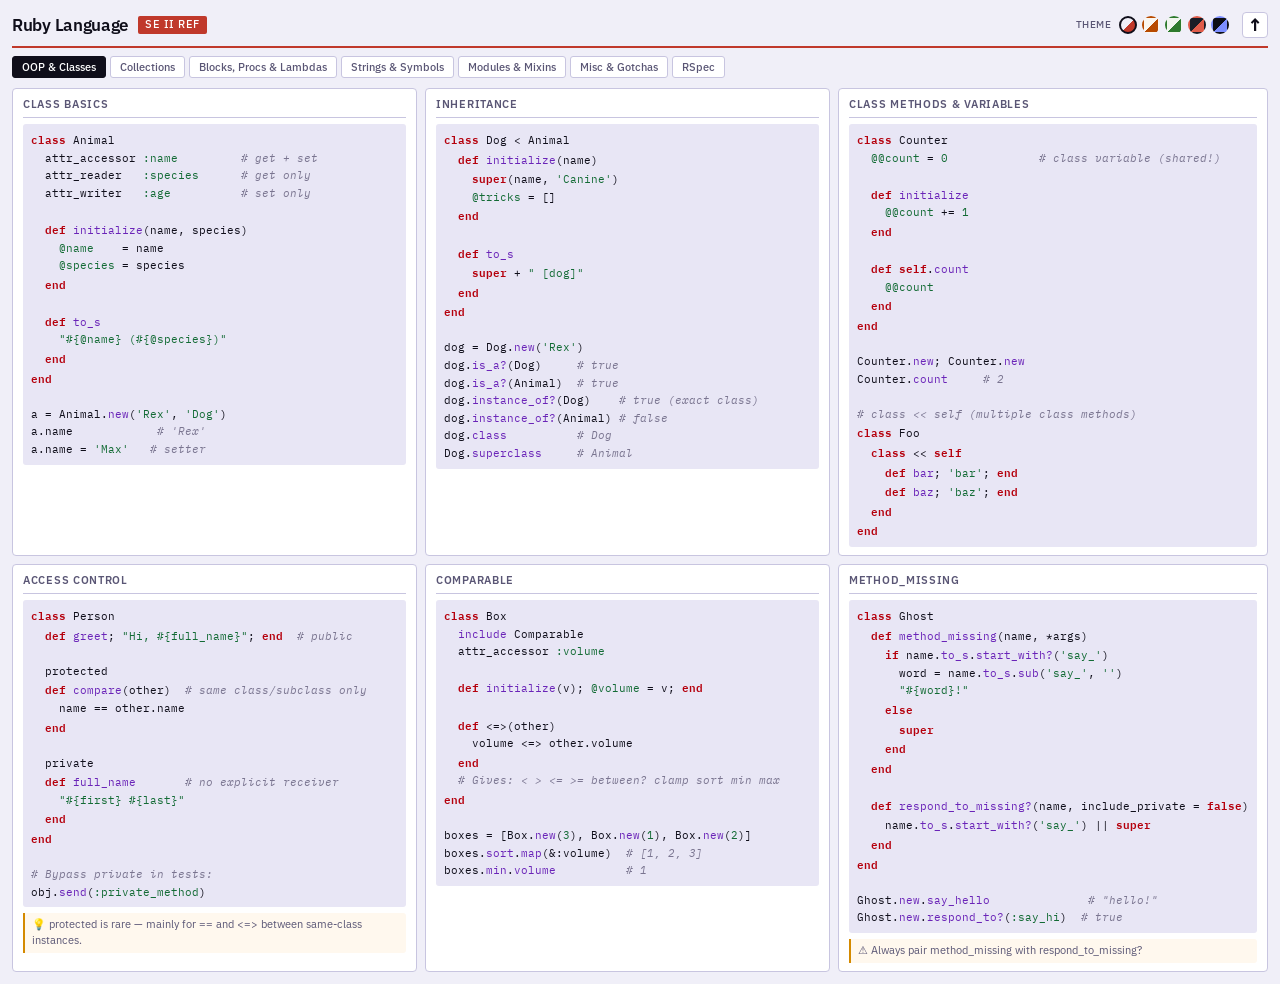
<file: reference-sheets/ruby-rspec.html>
<!DOCTYPE html>
<html lang="en">
<head>
<meta charset="UTF-8" />
<meta name="viewport" content="width=device-width, initial-scale=1.0" />
<link href="https://fonts.googleapis.com/css2?family=IBM+Plex+Mono:wght@400;600&family=IBM+Plex+Sans:wght@400;500;600&display=swap" rel="stylesheet" />
<link rel="stylesheet" href="./assets/refsheet-base.css" />
<link rel="stylesheet" href="./assets/refsheet-themes.css" />
</head>
<body data-theme="crisp">

<header>
  <h1>Ruby Language</h1>
  <span class="badge">SE II Ref</span>
  <div class="spacer"></div>
  <div class="palettes">
    <span>Theme</span>
    <div class="swatch active" data-p="crisp"    title="Crisp"    onclick="setTheme(this)"></div>
    <div class="swatch"        data-p="warm"     title="Warm"     onclick="setTheme(this)"></div>
    <div class="swatch"        data-p="forest"   title="Forest"   onclick="setTheme(this)"></div>
    <div class="swatch"        data-p="slate"    title="Slate"    onclick="setTheme(this)"></div>
    <div class="swatch"        data-p="midnight" title="Midnight" onclick="setTheme(this)"></div>
    <a class="header-link" href="./index.html" title="Back to index" aria-label="Back to index">↑</a>
  </div>
</header>

<nav id="nav">
  <button class="active" onclick="show('oop')">OOP & Classes</button>
  <button onclick="show('collections')">Collections</button>
  <button onclick="show('blocks')">Blocks, Procs & Lambdas</button>
  <button onclick="show('strings')">Strings & Symbols</button>
  <button onclick="show('modules')">Modules & Mixins</button>
  <button onclick="show('misc')">Misc & Gotchas</button>
  <button onclick="show('rspec')">RSpec</button>
</nav>

<!-- OOP & CLASSES -->
<div class="section active" id="oop">
<div class="grid">
  <div class="card">
    <div class="card-title">Class Basics</div>
<pre><span class="kw">class</span> Animal
  attr_accessor <span class="st">:name</span>         <span class="cm"># get + set</span>
  attr_reader   <span class="st">:species</span>      <span class="cm"># get only</span>
  attr_writer   <span class="st">:age</span>          <span class="cm"># set only</span>

  <span class="kw">def</span> <span class="fn">initialize</span>(name, species)
    <span class="st">@name</span>    = name
    <span class="st">@species</span> = species
  <span class="kw">end</span>

  <span class="kw">def</span> <span class="fn">to_s</span>
    <span class="st">"#{@name} (#{@species})"</span>
  <span class="kw">end</span>
<span class="kw">end</span>

a = Animal.<span class="fn">new</span>(<span class="st">'Rex'</span>, <span class="st">'Dog'</span>)
a.name            <span class="cm"># 'Rex'</span>
a.name = <span class="st">'Max'</span>   <span class="cm"># setter</span></pre>
  </div>

  <div class="card">
    <div class="card-title">Inheritance</div>
<pre><span class="kw">class</span> Dog &lt; Animal
  <span class="kw">def</span> <span class="fn">initialize</span>(name)
    <span class="kw">super</span>(name, <span class="st">'Canine'</span>)
    <span class="st">@tricks</span> = []
  <span class="kw">end</span>

  <span class="kw">def</span> <span class="fn">to_s</span>
    <span class="kw">super</span> + <span class="st">" [dog]"</span>
  <span class="kw">end</span>
<span class="kw">end</span>

dog = Dog.<span class="fn">new</span>(<span class="st">'Rex'</span>)
dog.<span class="fn">is_a?</span>(Dog)     <span class="cm"># true</span>
dog.<span class="fn">is_a?</span>(Animal)  <span class="cm"># true</span>
dog.<span class="fn">instance_of?</span>(Dog)    <span class="cm"># true (exact class)</span>
dog.<span class="fn">instance_of?</span>(Animal) <span class="cm"># false</span>
dog.<span class="fn">class</span>          <span class="cm"># Dog</span>
Dog.<span class="fn">superclass</span>     <span class="cm"># Animal</span></pre>
  </div>

  <div class="card">
    <div class="card-title">Class Methods & Variables</div>
<pre><span class="kw">class</span> Counter
  <span class="st">@@count</span> = <span class="st">0</span>             <span class="cm"># class variable (shared!)</span>

  <span class="kw">def</span> <span class="fn">initialize</span>
    <span class="st">@@count</span> += <span class="st">1</span>
  <span class="kw">end</span>

  <span class="kw">def self</span>.<span class="fn">count</span>
    <span class="st">@@count</span>
  <span class="kw">end</span>
<span class="kw">end</span>

Counter.<span class="fn">new</span>; Counter.<span class="fn">new</span>
Counter.<span class="fn">count</span>     <span class="cm"># 2</span>

<span class="cm"># class << self (multiple class methods)</span>
<span class="kw">class</span> Foo
  <span class="kw">class</span> &lt;&lt; <span class="kw">self</span>
    <span class="kw">def</span> <span class="fn">bar</span>; <span class="st">'bar'</span>; <span class="kw">end</span>
    <span class="kw">def</span> <span class="fn">baz</span>; <span class="st">'baz'</span>; <span class="kw">end</span>
  <span class="kw">end</span>
<span class="kw">end</span></pre>
  </div>

  <div class="card">
    <div class="card-title">Access Control</div>
<pre><span class="kw">class</span> Person
  <span class="kw">def</span> <span class="fn">greet</span>; <span class="st">"Hi, #{full_name}"</span>; <span class="kw">end</span>  <span class="cm"># public</span>

  protected
  <span class="kw">def</span> <span class="fn">compare</span>(other)  <span class="cm"># same class/subclass only</span>
    name == other.name
  <span class="kw">end</span>

  private
  <span class="kw">def</span> <span class="fn">full_name</span>       <span class="cm"># no explicit receiver</span>
    <span class="st">"#{first} #{last}"</span>
  <span class="kw">end</span>
<span class="kw">end</span>

<span class="cm"># Bypass private in tests:</span>
obj.<span class="fn">send</span>(<span class="st">:private_method</span>)</pre>
    <div class="tip">💡 protected is rare — mainly for == and &lt;=&gt; between same-class instances.</div>
  </div>

  <div class="card">
    <div class="card-title">Comparable</div>
<pre><span class="kw">class</span> Box
  <span class="fn">include</span> Comparable
  attr_accessor <span class="st">:volume</span>

  <span class="kw">def</span> <span class="fn">initialize</span>(v); <span class="st">@volume</span> = v; <span class="kw">end</span>

  <span class="kw">def</span> <=>(other)
    volume &lt;=&gt; other.volume
  <span class="kw">end</span>
  <span class="cm"># Gives: < > <= >= between? clamp sort min max</span>
<span class="kw">end</span>

boxes = [Box.<span class="fn">new</span>(<span class="st">3</span>), Box.<span class="fn">new</span>(<span class="st">1</span>), Box.<span class="fn">new</span>(<span class="st">2</span>)]
boxes.<span class="fn">sort</span>.<span class="fn">map</span>(&:volume)  <span class="cm"># [1, 2, 3]</span>
boxes.<span class="fn">min</span>.<span class="fn">volume</span>          <span class="cm"># 1</span></pre>
  </div>

  <div class="card">
    <div class="card-title">method_missing</div>
<pre><span class="kw">class</span> Ghost
  <span class="kw">def</span> <span class="fn">method_missing</span>(name, *args)
    <span class="kw">if</span> name.<span class="fn">to_s</span>.<span class="fn">start_with?</span>(<span class="st">'say_'</span>)
      word = name.<span class="fn">to_s</span>.<span class="fn">sub</span>(<span class="st">'say_'</span>, <span class="st">''</span>)
      <span class="st">"#{word}!"</span>
    <span class="kw">else</span>
      <span class="kw">super</span>
    <span class="kw">end</span>
  <span class="kw">end</span>

  <span class="kw">def</span> <span class="fn">respond_to_missing?</span>(name, include_private = <span class="kw">false</span>)
    name.<span class="fn">to_s</span>.<span class="fn">start_with?</span>(<span class="st">'say_'</span>) || <span class="kw">super</span>
  <span class="kw">end</span>
<span class="kw">end</span>

Ghost.<span class="fn">new</span>.<span class="fn">say_hello</span>              <span class="cm"># "hello!"</span>
Ghost.<span class="fn">new</span>.<span class="fn">respond_to?</span>(<span class="st">:say_hi</span>)  <span class="cm"># true</span></pre>
    <div class="tip">⚠ Always pair method_missing with respond_to_missing?</div>
  </div>
</div>
</div>

<!-- COLLECTIONS -->
<div class="section" id="collections">
<div class="grid">
  <div class="card">
    <div class="card-title">Array Essentials</div>
<pre>a = [<span class="st">1</span>, <span class="st">2</span>, <span class="st">3</span>]
a = Array.<span class="fn">new</span>(<span class="st">3</span>, <span class="st">0</span>)         <span class="cm"># [0, 0, 0]</span>
a = Array.<span class="fn">new</span>(<span class="st">3</span>) { |i| i*<span class="st">2</span> } <span class="cm"># [0, 2, 4]</span>

a[<span class="st">0</span>] / a[-<span class="st">1</span>]                 <span class="cm"># first / last</span>
a[<span class="st">1</span>, <span class="st">2</span>]                      <span class="cm"># [2,3] start+length</span>
a[<span class="st">1</span>..<span class="st">2</span>]                      <span class="cm"># [2,3] range</span>
a.<span class="fn">first</span>(<span class="st">2</span>) / a.<span class="fn">last</span>(<span class="st">2</span>)

a.<span class="fn">push</span>(<span class="st">4</span>) / a &lt;&lt; <span class="st">4</span>          <span class="cm"># append</span>
a.<span class="fn">pop</span>                        <span class="cm"># remove+return last</span>
a.<span class="fn">shift</span> / a.<span class="fn">unshift</span>(<span class="st">0</span>)       <span class="cm"># remove/prepend first</span>
a.<span class="fn">flatten</span>                    <span class="cm"># nested → flat</span>
a.<span class="fn">compact</span>                    <span class="cm"># remove nils</span>
a.<span class="fn">uniq</span>                       <span class="cm"># remove duplicates</span>
a.<span class="fn">flatten</span>(<span class="st">1</span>)                 <span class="cm"># one level only</span></pre>
  </div>

  <div class="card">
    <div class="card-title">Enumerable</div>
<pre>arr.<span class="fn">map</span>    { |x| x * <span class="st">2</span> }     <span class="cm"># transform</span>
arr.<span class="fn">select</span> { |x| x > <span class="st">2</span> }     <span class="cm"># filter</span>
arr.<span class="fn">reject</span> { |x| x > <span class="st">2</span> }     <span class="cm"># inverse filter</span>
arr.<span class="fn">find</span>   { |x| x > <span class="st">2</span> }     <span class="cm"># first match</span>
arr.<span class="fn">all?</span>   { |x| x > <span class="st">0</span> }     <span class="cm"># all satisfy?</span>
arr.<span class="fn">any?</span>   { |x| x > <span class="st">5</span> }     <span class="cm"># any satisfy?</span>
arr.<span class="fn">none?</span>  { |x| x < <span class="st">0</span> }     <span class="cm"># none satisfy?</span>
arr.<span class="fn">count</span>  { |x| x.<span class="fn">even?</span> }   <span class="cm"># count matches</span>
arr.<span class="fn">reduce</span>(<span class="st">0</span>) { |acc, x| acc + x }
arr.<span class="fn">flat_map</span> { |x| [x, x*<span class="st">2</span>] }
arr.<span class="fn">each_with_object</span>([]) { |x, a| a &lt;&lt; x.<span class="fn">to_s</span> }
arr.<span class="fn">each_with_index</span>     { |x, i| ... }
arr.<span class="fn">zip</span>([<span class="st">4</span>,<span class="st">5</span>,<span class="st">6</span>])          <span class="cm"># [[1,4],[2,5],[3,6]]</span>
arr.<span class="fn">group_by</span> { |x| x % <span class="st">2</span> } <span class="cm"># {0=>[2], 1=>[1,3]}</span>
arr.<span class="fn">tally</span>                   <span class="cm"># {"a"=>2, "b"=>1}</span></pre>
  </div>

  <div class="card">
    <div class="card-title">Hash Essentials</div>
<pre>h = { name: <span class="st">'Eric'</span>, age: <span class="st">30</span> }

h[<span class="st">:name</span>]
h.<span class="fn">fetch</span>(<span class="st">:name</span>)              <span class="cm"># raises if missing</span>
h.<span class="fn">fetch</span>(<span class="st">:x</span>, <span class="st">'default'</span>)
h.<span class="fn">dig</span>(<span class="st">:user</span>, <span class="st">:address</span>, <span class="st">:city</span>)

h.<span class="fn">merge</span>({ city: <span class="st">'DC'</span> })
h.<span class="fn">merge!</span>({ city: <span class="st">'DC'</span> })
h.<span class="fn">select</span>  { |k,v| v > <span class="st">18</span> }
h.<span class="fn">reject</span>  { |k,v| v.<span class="fn">nil?</span> }
h.<span class="fn">transform_values</span> { |v| v.<span class="fn">to_s</span> }
h.<span class="fn">transform_keys</span>   { |k| k.<span class="fn">to_s</span> }
h.<span class="fn">slice</span>(<span class="st">:name</span>, <span class="st">:age</span>)
h.<span class="fn">each</span> { |k, v| ... }
h.<span class="fn">map</span>  { |k, v| [k, v*<span class="st">2</span>] }.<span class="fn">to_h</span>
h.<span class="fn">any?</span> { |k, v| v > <span class="st">20</span> }</pre>
  </div>

  <div class="card">
    <div class="card-title">Ranges & Sorting</div>
<pre>(<span class="st">1</span>..<span class="st">5</span>).<span class="fn">to_a</span>      <span class="cm"># [1,2,3,4,5] inclusive</span>
(<span class="st">1</span>...<span class="st">5</span>).<span class="fn">to_a</span>     <span class="cm"># [1,2,3,4]   exclusive</span>
(<span class="st">1</span>..<span class="st">10</span>).<span class="fn">cover?</span>(<span class="st">5.5</span>)   <span class="cm"># true (no iteration)</span>
(<span class="st">1</span>..<span class="st">10</span>).<span class="fn">step</span>(<span class="st">2</span>).<span class="fn">to_a</span> <span class="cm"># [1,3,5,7,9]</span>

arr.<span class="fn">sort</span>
arr.<span class="fn">sort_by</span> { |x| x.name }
arr.<span class="fn">sort_by</span> { |x| [x.a, x.b] }  <span class="cm"># multi-key</span>
arr.<span class="fn">sort_by</span> { |x| -x.score }     <span class="cm"># descending</span>
arr.<span class="fn">sort_by</span> { |x| [-x.priority, x.created_at] } <span class="cm"># priority DESC, created_at ASC</span>
arr.<span class="fn">sort</span> { |a, b| [b.priority, a.created_at] &lt;=&gt; [a.priority, b.created_at] } <span class="cm"># tuple compare</span>
arr.<span class="fn">min_by</span> / arr.<span class="fn">max_by</span> { |x| x.age }

<span class="cm"># Spaceship</span>
<span class="st">1</span> &lt;=&gt; <span class="st">2</span>  <span class="cm"># -1</span>
<span class="st">2</span> &lt;=&gt; <span class="st">2</span>  <span class="cm">#  0</span>
<span class="st">3</span> &lt;=&gt; <span class="st">2</span>  <span class="cm">#  1</span></pre>
  </div>

  <div class="card span2">
    <div class="card-title">Destructuring & Splat</div>
<pre><span class="cm"># Parallel assignment</span>
a, b, c       = [<span class="st">1</span>, <span class="st">2</span>, <span class="st">3</span>]
first, *rest  = [<span class="st">1</span>, <span class="st">2</span>, <span class="st">3</span>, <span class="st">4</span>]   <span class="cm"># rest = [2,3,4]</span>
*init, last   = [<span class="st">1</span>, <span class="st">2</span>, <span class="st">3</span>, <span class="st">4</span>]   <span class="cm"># init = [1,2,3]</span>
a, (b, c), d  = [<span class="st">1</span>, [<span class="st">2</span>, <span class="st">3</span>], <span class="st">4</span>]  <span class="cm"># nested destructure</span>

<span class="cm"># Splat in methods</span>
<span class="kw">def</span> <span class="fn">sum</span>(*nums); nums.<span class="fn">sum</span>; <span class="kw">end</span>
<span class="fn">sum</span>(<span class="st">1</span>, <span class="st">2</span>, <span class="st">3</span>)           <span class="cm"># 6</span>

<span class="cm"># Double splat (keyword args)</span>
<span class="kw">def</span> <span class="fn">greet</span>(name:, greeting: <span class="st">'Hello'</span>)
  <span class="st">"#{greeting}, #{name}"</span>
<span class="kw">end</span>
opts = { name: <span class="st">'Eric'</span>, greeting: <span class="st">'Hey'</span> }
<span class="fn">greet</span>(**opts)          <span class="cm"># "Hey, Eric"</span>

<span class="cm"># Spread array as args</span>
args = [<span class="st">1</span>, <span class="st">2</span>, <span class="st">3</span>]
<span class="fn">some_method</span>(*args)</pre>
  </div>
</div>
</div>

<!-- BLOCKS, PROCS & LAMBDAS -->
<div class="section" id="blocks">
<div class="grid">
  <div class="card">
    <div class="card-title">Blocks</div>
<pre><span class="cm"># Inline block</span>
[<span class="st">1</span>,<span class="st">2</span>,<span class="st">3</span>].<span class="fn">each</span> { |x| puts x }

<span class="cm"># do...end (multi-line)</span>
[<span class="st">1</span>,<span class="st">2</span>,<span class="st">3</span>].<span class="fn">each</span> <span class="kw">do</span> |x|
  puts x * <span class="st">2</span>
<span class="kw">end</span>

<span class="cm"># yield</span>
<span class="kw">def</span> <span class="fn">twice</span>
  <span class="kw">yield</span>
  <span class="kw">yield</span>
<span class="kw">end</span>
<span class="fn">twice</span> { puts <span class="st">'hi'</span> }

<span class="cm"># yield with args + guard</span>
<span class="kw">def</span> <span class="fn">transform</span>(x)
  <span class="kw">yield</span>(x) <span class="kw">if</span> <span class="fn">block_given?</span>
<span class="kw">end</span>
<span class="fn">transform</span>(<span class="st">5</span>) { |n| n * <span class="st">2</span> }  <span class="cm"># 10</span></pre>
  </div>

  <div class="card">
    <div class="card-title">Proc vs Lambda</div>
<pre><span class="cm"># Proc — loose args, returns from enclosing method</span>
p = proc { |x| x * <span class="st">2</span> }
p.<span class="fn">call</span>(<span class="st">5</span>) / p.(<span class="st">5</span>) / p[<span class="st">5</span>]  <span class="cm"># all valid</span>

<span class="cm"># Lambda — strict args, returns from lambda only</span>
l = lambda { |x| x * <span class="st">2</span> }
l = ->(x) { x * <span class="st">2</span> }       <span class="cm"># stabby lambda</span>
l.<span class="fn">lambda?</span>  <span class="cm"># true</span>

<span class="cm"># Currying</span>
add = ->(a, b) { a + b }
add5 = add.<span class="fn">curry</span>.<span class="fn">call</span>(<span class="st">5</span>)
add5.<span class="fn">call</span>(<span class="st">3</span>)   <span class="cm"># 8</span></pre>
    <div class="tip">💡 Prefer lambdas — predictable return and strict arity.</div>
  </div>

  <div class="card">
    <div class="card-title">& Operator</div>
<pre><span class="cm"># Symbol to proc</span>
[<span class="st">'a'</span>, <span class="st">'b'</span>].<span class="fn">map</span>(&:upcase)     <span class="cm"># ['A', 'B']</span>
[<span class="st">1</span>, <span class="st">2</span>, <span class="st">3</span>].<span class="fn">select</span>(&:odd?)     <span class="cm"># [1, 3]</span>
[<span class="st">'1'</span>,<span class="st">'2'</span>].<span class="fn">map</span>(&:to_i)         <span class="cm"># [1, 2]</span>

<span class="cm"># Convert lambda to block</span>
double = ->(x) { x * <span class="st">2</span> }
[<span class="st">1</span>,<span class="st">2</span>,<span class="st">3</span>].<span class="fn">map</span>(&double)         <span class="cm"># [2, 4, 6]</span>

<span class="cm"># Capture block as proc</span>
<span class="kw">def</span> <span class="fn">capture</span>(&block)
  block.<span class="fn">call</span>(<span class="st">42</span>)
<span class="kw">end</span>
<span class="fn">capture</span> { |n| n * <span class="st">2</span> }       <span class="cm"># 84</span>

<span class="cm"># Method objects as blocks</span>
m = method(<span class="st">:puts</span>)
[<span class="st">1</span>,<span class="st">2</span>,<span class="st">3</span>].<span class="fn">each</span>(&m)</pre>
  </div>

  <div class="card span2">
    <div class="card-title">Proc vs Lambda Quick Reference</div>
    <table>
      <tr><th></th><th>Proc</th><th>Lambda</th></tr>
      <tr><td>Arity check</td><td>No — extra args silently nil</td><td>Yes — raises ArgumentError</td></tr>
      <tr><td><code>return</code></td><td>Returns from enclosing method</td><td>Returns from lambda only</td></tr>
      <tr><td><code>lambda?</code></td><td><code>false</code></td><td><code>true</code></td></tr>
      <tr><td>Creation</td><td><code>proc { }</code> / <code>Proc.new { }</code></td><td><code>lambda { }</code> / <code>-&gt;{ }</code></td></tr>
      <tr><td>Best for</td><td>Callbacks, block capture</td><td>Function values, currying</td></tr>
    </table>
  </div>

  <div class="card">
    <div class="card-title">Closures</div>
<pre>x = <span class="st">10</span>
add_x = ->(n) { n + x }
add_x.<span class="fn">call</span>(<span class="st">5</span>)   <span class="cm"># 15</span>

x = <span class="st">20</span>
add_x.<span class="fn">call</span>(<span class="st">5</span>)   <span class="cm"># 25 ← sees updated x!</span>

<span class="cm"># Closures capture the binding, not the value</span>
fns = (<span class="st">1</span>..<span class="st">3</span>).<span class="fn">map</span> { |i| -> { i * <span class="st">2</span> } }
fns[<span class="st">0</span>].<span class="fn">call</span>  <span class="cm"># 2</span>
fns[<span class="st">1</span>].<span class="fn">call</span>  <span class="cm"># 4</span>
fns[<span class="st">2</span>].<span class="fn">call</span>  <span class="cm"># 6</span></pre>
  </div>
</div>
</div>

<!-- STRINGS & SYMBOLS -->
<div class="section" id="strings">
<div class="grid">
  <div class="card">
    <div class="card-title">String Methods</div>
<pre>s = <span class="st">"Hello, World"</span>
s.<span class="fn">upcase</span> / s.<span class="fn">downcase</span> / s.<span class="fn">swapcase</span>
s.<span class="fn">capitalize</span>             <span class="cm"># "Hello, world"</span>
s.<span class="fn">length</span> / s.<span class="fn">size</span>
s.<span class="fn">reverse</span>
s.<span class="fn">strip</span> / s.<span class="fn">lstrip</span> / s.<span class="fn">rstrip</span>
s.<span class="fn">chomp</span>                   <span class="cm"># remove trailing \n</span>
s.<span class="fn">chop</span>                    <span class="cm"># remove last char</span>
s.<span class="fn">include?</span>(<span class="st">'World'</span>)
s.<span class="fn">start_with?</span>(<span class="st">'Hello'</span>)
s.<span class="fn">end_with?</span>(<span class="st">'World'</span>)
s.<span class="fn">split</span>(<span class="st">', '</span>)            <span class="cm"># ["Hello", "World"]</span>
s.<span class="fn">gsub</span>(<span class="st">'l'</span>, <span class="st">'r'</span>)        <span class="cm"># "Herro, Worrd"</span>
s.<span class="fn">gsub</span>(<span class="st">/\d+/</span>, <span class="st">'NUM'</span>)
s.<span class="fn">scan</span>(<span class="st">/\w+/</span>)            <span class="cm"># array of matches</span>
s.<span class="fn">match?</span>(<span class="st">/Hello/</span>)        <span class="cm"># true, no MatchData</span></pre>
  </div>

  <div class="card">
    <div class="card-title">Interpolation & Heredoc</div>
<pre>name = <span class="st">"Eric"</span>
<span class="st">"Hello #{name.upcase}"</span>
<span class="st">'Hello #{name}'</span>         <span class="cm"># no interpolation</span>
<span class="st">%Q{Hello #{name}}</span>       <span class="cm"># like double-quote</span>
<span class="st">%q{No #{interp}}</span>        <span class="cm"># like single-quote</span>

text = &lt;&lt;~HEREDOC
  Line one
  Line #{name}
HEREDOC
<span class="cm"># <<~ strips leading whitespace</span>

<span class="cm"># Frozen string literal (top of file)</span>
<span class="cm"># frozen_string_literal: true</span></pre>
  </div>

  <div class="card">
    <div class="card-title">Symbols & Regex</div>
<pre><span class="st">:name</span>.<span class="fn">to_s</span>           <span class="cm"># "name"</span>
<span class="st">"name"</span>.<span class="fn">to_sym</span>        <span class="cm"># :name</span>
<span class="st">%i[foo bar baz]</span>     <span class="cm"># [:foo, :bar, :baz]</span>

<span class="cm"># Symbols: same obj always</span>
<span class="st">:foo</span>.object_id == <span class="st">:foo</span>.object_id  <span class="cm"># true</span>
<span class="st">"foo"</span>.object_id == <span class="st">"foo"</span>.object_id <span class="cm"># false</span>

<span class="cm"># Regex</span>
str =~ <span class="st">/\d+/</span>              <span class="cm"># index or nil</span>
m = str.<span class="fn">match</span>(<span class="st">/(\d{4})/</span>)
m[<span class="st">1</span>]                       <span class="cm"># capture group</span>
m = str.<span class="fn">match</span>(<span class="st">/(?&lt;yr&gt;\d{4})/</span>)
m[<span class="st">:yr</span>]                     <span class="cm"># named capture</span>
str.<span class="fn">gsub</span>(<span class="st">/\d+/</span>) { |n| n.<span class="fn">to_i</span> * <span class="st">2</span> }</pre>
  </div>

  <div class="card span2">
    <div class="card-title">String vs Symbol vs Frozen</div>
    <table>
      <tr><th></th><th>String</th><th>Symbol</th><th>Frozen String</th></tr>
      <tr><td>Mutable</td><td>Yes (default)</td><td>No</td><td>No</td></tr>
      <tr><td>Identity</td><td>New obj each time</td><td>Same obj always</td><td>May be deduped</td></tr>
      <tr><td>GC pressure</td><td>Higher</td><td>Lower (interned)</td><td>Lower</td></tr>
      <tr><td>Use for</td><td>User data, output</td><td>Keys, identifiers</td><td>Constants, keys</td></tr>
      <tr><td>Freeze</td><td><code>"str".freeze</code></td><td>Always frozen</td><td><code># frozen_string_literal: true</code></td></tr>
    </table>
  </div>
</div>
</div>

<!-- MODULES & MIXINS -->
<div class="section" id="modules">
<div class="grid">
  <div class="card">
    <div class="card-title">include / extend / prepend</div>
<pre><span class="kw">module</span> M
  <span class="kw">def</span> <span class="fn">hello</span>; <span class="st">"hello from M"</span>; <span class="kw">end</span>
<span class="kw">end</span>

<span class="cm"># include → instance methods</span>
<span class="kw">class</span> A; <span class="fn">include</span> M; <span class="kw">end</span>
A.<span class="fn">new</span>.<span class="fn">hello</span>

<span class="cm"># extend → class methods</span>
<span class="kw">class</span> B; <span class="fn">extend</span> M; <span class="kw">end</span>
B.<span class="fn">hello</span>

<span class="cm"># extend on single object</span>
obj = Object.<span class="fn">new</span>; obj.<span class="fn">extend</span>(M)
obj.<span class="fn">hello</span>

<span class="cm"># prepend → before class in lookup chain</span>
<span class="kw">class</span> C; <span class="fn">prepend</span> M; <span class="kw">end</span>
<span class="cm"># M#hello called first; use super to reach C</span>
<span class="cm"># Used for: decorators, logging, memoization</span></pre>
  </div>

  <div class="card">
    <div class="card-title">ActiveSupport::Concern</div>
<pre><span class="kw">module</span> Trackable
  <span class="fn">extend</span> ActiveSupport::Concern

  <span class="fn">included</span> <span class="kw">do</span>
    <span class="fn">before_create</span> <span class="st">:set_uuid</span>
    <span class="fn">scope</span> <span class="st">:recent</span>, -&gt; { <span class="fn">order</span>(created_at: :desc) }
  <span class="kw">end</span>

  <span class="fn">class_methods</span> <span class="kw">do</span>
    <span class="kw">def</span> <span class="fn">find_by_uuid</span>(uuid)
      <span class="fn">find_by!</span>(uuid: uuid)
    <span class="kw">end</span>
  <span class="kw">end</span>

  <span class="kw">def</span> <span class="fn">set_uuid</span>
    <span class="kw">self</span>.uuid ||= SecureRandom.<span class="fn">uuid</span>
  <span class="kw">end</span>
<span class="kw">end</span>

<span class="kw">class</span> Post &lt; ApplicationRecord
  <span class="fn">include</span> Trackable
<span class="kw">end</span></pre>
  </div>

  <div class="card">
    <div class="card-title">Method Lookup Chain</div>
<pre><span class="kw">class</span> Child &lt; Parent
  <span class="fn">include</span> ModA
  <span class="fn">prepend</span> ModB
<span class="kw">end</span>

Child.<span class="fn">ancestors</span>
<span class="cm"># [ModB, Child, ModA, Parent,</span>
<span class="cm">#  Object, Kernel, BasicObject]</span>

Child.<span class="fn">instance_methods</span>(<span class="kw">false</span>) <span class="cm"># own only</span>
Child.<span class="fn">method_defined?</span>(<span class="st">:foo</span>)   <span class="cm"># incl. inherited</span>

<span class="cm"># super travels up chain</span>
<span class="kw">def</span> <span class="fn">foo</span>; <span class="kw">super</span>; <span class="kw">end</span>    <span class="cm"># passes same args</span>
<span class="kw">def</span> <span class="fn">foo</span>; <span class="kw">super</span>(); <span class="kw">end</span>  <span class="cm"># explicit no args</span></pre>
  </div>

  <div class="card">
    <div class="card-title">Enumerable Mixin</div>
<pre><span class="kw">class</span> WordCollection
  <span class="fn">include</span> Enumerable

  <span class="kw">def</span> <span class="fn">initialize</span>; <span class="st">@words</span> = []; <span class="kw">end</span>
  <span class="kw">def</span> <span class="fn">add</span>(w); <span class="st">@words</span> &lt;&lt; w; <span class="kw">end</span>

  <span class="kw">def</span> <span class="fn">each</span>(&block)
    <span class="st">@words</span>.<span class="fn">each</span>(&block)
  <span class="kw">end</span>
<span class="kw">end</span>

wc = WordCollection.<span class="fn">new</span>
wc.<span class="fn">add</span>(<span class="st">'hello'</span>); wc.<span class="fn">add</span>(<span class="st">'world'</span>)
wc.<span class="fn">map</span>(&:upcase)   <span class="cm"># ['HELLO', 'WORLD']</span>
wc.<span class="fn">sort</span>            <span class="cm"># sorted array</span>
wc.<span class="fn">min</span> / wc.<span class="fn">max</span></pre>
  </div>

  <div class="card span2">
    <div class="card-title">Struct & OpenStruct</div>
<pre><span class="cm"># Struct: lightweight value object</span>
Point = Struct.<span class="fn">new</span>(<span class="st">:x</span>, <span class="st">:y</span>)
p = Point.<span class="fn">new</span>(<span class="st">1</span>, <span class="st">2</span>)
p.x / p.<span class="fn">to_h</span> / p.<span class="fn">members</span>   <span class="cm"># 1 / {x:1,y:2} / [:x,:y]</span>

<span class="cm"># With extra methods</span>
Point = Struct.<span class="fn">new</span>(<span class="st">:x</span>, <span class="st">:y</span>) <span class="kw">do</span>
  <span class="kw">def</span> <span class="fn">distance</span>; Math.<span class="fn">sqrt</span>(x**<span class="st">2</span> + y**<span class="st">2</span>); <span class="kw">end</span>
<span class="kw">end</span>

<span class="cm"># Struct equality: value-based</span>
Point.<span class="fn">new</span>(<span class="st">1</span>,<span class="st">2</span>) == Point.<span class="fn">new</span>(<span class="st">1</span>,<span class="st">2</span>)  <span class="cm"># true!</span>

<span class="cm"># OpenStruct: dynamic (avoid in perf-critical code)</span>
<span class="fn">require</span> <span class="st">'ostruct'</span>
o = OpenStruct.<span class="fn">new</span>(name: <span class="st">'Eric'</span>)
o.anything = <span class="st">'dynamic!'</span></pre>
  </div>
</div>
</div>

<!-- MISC & GOTCHAS -->
<div class="section" id="misc">
<div class="grid">
  <div class="card">
    <div class="card-title">Control Flow</div>
<pre><span class="fn">puts</span> <span class="st">'hi'</span> <span class="kw">unless</span> admin?
<span class="fn">sleep</span> <span class="st">1</span> <span class="kw">until</span> ready?
<span class="kw">return</span> <span class="kw">nil</span> <span class="kw">if</span> value.<span class="fn">blank?</span>

x > <span class="st">0</span> ? <span class="st">'pos'</span> : <span class="st">'neg'</span>

<span class="kw">case</span> obj
<span class="kw">when</span> <span class="ty">String</span>               <span class="kw">then</span> <span class="st">'string'</span>
<span class="kw">when</span> <span class="ty">Integer</span>              <span class="kw">then</span> <span class="st">'int'</span>
<span class="kw">when</span> <span class="st">/foo/</span>                <span class="kw">then</span> <span class="st">'matches foo'</span>
<span class="kw">when</span> (<span class="st">1</span>..<span class="st">10</span>)              <span class="kw">then</span> <span class="st">'in range'</span>
<span class="kw">when</span> ->(x) { x > <span class="st">100</span> }   <span class="kw">then</span> <span class="st">'big'</span>
<span class="kw">else</span> <span class="st">'other'</span>
<span class="kw">end</span>
<span class="cm"># case uses === for each when</span></pre>
  </div>

  <div class="card">
    <div class="card-title">Exception Handling</div>
<pre><span class="kw">begin</span>
  risky_call
<span class="kw">rescue</span> ArgumentError => e
  <span class="fn">puts</span> e.<span class="fn">message</span>
<span class="kw">rescue</span> RuntimeError, TypeError => e
  <span class="fn">log</span>(e)
  <span class="kw">retry</span>              <span class="cm"># re-run begin block</span>
<span class="kw">else</span>
  <span class="fn">puts</span> <span class="st">'no error'</span>   <span class="cm"># runs only if no exception</span>
<span class="kw">ensure</span>
  <span class="fn">cleanup</span>            <span class="cm"># always runs</span>
<span class="kw">end</span>

<span class="kw">raise</span> ArgumentError, <span class="st">'bad input'</span>
<span class="kw">raise</span>               <span class="cm"># re-raise current</span>

<span class="kw">class</span> PaymentError &lt; StandardError; <span class="kw">end</span>
<span class="cm"># ⚠ Rescue StandardError, not Exception</span></pre>
  </div>

  <div class="card">
    <div class="card-title">Truthiness & Equality</div>
<pre><span class="cm"># ONLY nil and false are falsy!</span>
<span class="cm"># 0, "", [], {} are ALL truthy</span>

==           <span class="cm"># value equality (overridable)</span>
.<span class="fn">equal?</span>     <span class="cm"># object identity (same object_id)</span>
.<span class="fn">eql?</span>       <span class="cm"># strict equality (used in Hash)</span>
===          <span class="cm"># case subsumption (when uses this)</span>

<span class="st">1</span> == <span class="st">1.0</span>          <span class="cm"># true  (coerces)</span>
<span class="st">1</span>.<span class="fn">eql?</span>(<span class="st">1.0</span>)       <span class="cm"># false (strict)</span>
<span class="st">:foo</span>.<span class="fn">equal?</span>(<span class="st">:foo</span>) <span class="cm"># true  (interned)</span>
<span class="st">"a"</span>.<span class="fn">equal?</span>(<span class="st">"a"</span>)  <span class="cm"># false (diff objects)</span>

<span class="st">nil</span>.<span class="fn">nil?</span>    <span class="cm"># true</span>
<span class="st">false</span>.<span class="fn">nil?</span> <span class="cm"># false</span>
<span class="st">0</span>.<span class="fn">nil?</span>     <span class="cm"># false  ← gotcha!</span></pre>
  </div>

  <div class="card">
    <div class="card-title">Nil & Safe Navigation</div>
<pre>user&amp;.profile&amp;.avatar_url  <span class="cm"># nil if any step nil</span>

x.<span class="fn">nil?</span>       <span class="cm"># only true for nil</span>
x.<span class="fn">blank?</span>     <span class="cm"># Rails: nil,"","  ",[],{}</span>
x.<span class="fn">present?</span>   <span class="cm"># Rails: !blank?</span>
x.<span class="fn">presence</span>   <span class="cm"># returns x or nil if blank</span>

<span class="cm"># Default assignment</span>
<span class="st">@val</span> ||= <span class="fn">expensive</span>()   <span class="cm"># memoize</span>
hash[<span class="st">:key</span>] ||= []      <span class="cm"># ensure default</span>

<span class="cm"># Null object pattern</span>
user = User.<span class="fn">find_by</span>(id: id) || NullUser.<span class="fn">new</span></pre>
  </div>

  <div class="card span2">
    <div class="card-title">Common Gotchas</div>
    <table>
      <tr><th>Gotcha</th><th>Explanation</th><th>Fix</th></tr>
      <tr><td><code>0</code> is truthy</td><td>Only <code>nil</code> and <code>false</code> are falsy</td><td>Use <code>.nil?</code> or <code>.zero?</code> explicitly</td></tr>
      <tr><td><code>array = array + [x]</code></td><td>Creates new array, original unchanged</td><td>Use <code>array << x</code> or <code>array.push(x)</code></td></tr>
      <tr><td><code>hash.merge</code></td><td>Non-destructive — returns new hash</td><td>Use <code>merge!</code> to mutate in place</td></tr>
      <tr><td><code>def method(x=[])</code></td><td>Default args evaluated once in Ruby</td><td>Use <code>x = nil; x ||= []</code> inside body</td></tr>
      <tr><td><code>@@class_var</code></td><td>Shared across ALL subclasses</td><td>Use <code>@class_instance_var</code> on class instead</td></tr>
      <tr><td><code>p.return</code> in proc</td><td>Returns from enclosing method, not proc</td><td>Use lambda instead of proc</td></tr>
      <tr><td><code>"str" == :sym</code></td><td>Always false — different types</td><td>Use <code>.to_sym</code> / <code>.to_s</code> to convert</td></tr>
    </table>
  </div>
</div>
</div>

<!-- RSPEC -->
<div class="section" id="rspec">
<div class="grid">
  <div class="card">
    <div class="card-title">Structure</div>
<pre><span class="cm"># spec/models/user_spec.rb</span>
RSpec.<span class="fn">describe</span> User <span class="kw">do</span>
  <span class="fn">describe</span> <span class="st">'#full_name'</span> <span class="kw">do</span>
    <span class="fn">context</span> <span class="st">'when first and last name set'</span> <span class="kw">do</span>
      <span class="fn">it</span> <span class="st">'returns full name'</span> <span class="kw">do</span>
        user = User.<span class="fn">new</span>(first: <span class="st">'Eric'</span>, last: <span class="st">'B'</span>)
        <span class="fn">expect</span>(user.<span class="fn">full_name</span>).<span class="fn">to</span> eq(<span class="st">'Eric B'</span>)
      <span class="kw">end</span>
    <span class="kw">end</span>

    <span class="fn">context</span> <span class="st">'when last name missing'</span> <span class="kw">do</span>
      <span class="fn">it</span> <span class="st">'returns first name only'</span> <span class="kw">do</span>
        user = User.<span class="fn">new</span>(first: <span class="st">'Eric'</span>)
        <span class="fn">expect</span>(user.<span class="fn">full_name</span>).<span class="fn">to</span> eq(<span class="st">'Eric'</span>)
      <span class="kw">end</span>
    <span class="kw">end</span>
  <span class="kw">end</span>
<span class="kw">end</span></pre>
  </div>

  <div class="card">
    <div class="card-title">Setup Hooks</div>
<pre><span class="fn">before</span>(<span class="st">:each</span>) { <span class="st">@user</span> = User.<span class="fn">create!</span>(name: <span class="st">'Eric'</span>) }
<span class="fn">before</span>(<span class="st">:all</span>)  { <span class="cm"># runs once before describe block</span> }
<span class="fn">after</span>(<span class="st">:each</span>)  { <span class="cm"># cleanup per example</span> }
<span class="fn">around</span>(<span class="st">:each</span>) { |ex| <span class="fn">setup</span>; ex.<span class="fn">run</span>; <span class="fn">teardown</span> }

<span class="cm"># let: lazy, memoized per example</span>
<span class="fn">let</span>(<span class="st">:user</span>)  { User.<span class="fn">new</span>(name: <span class="st">'Eric'</span>) }
<span class="fn">let!</span>(<span class="st">:post</span>) { Post.<span class="fn">create!</span>(user: user) }
<span class="cm"># let! is eager — runs before each example</span>

<span class="cm"># subject: the thing under test</span>
<span class="fn">subject</span> { described_class.<span class="fn">new</span>(name: <span class="st">'Eric'</span>) }
<span class="cm"># described_class → the class in RSpec.describe</span></pre>
    <div class="tip">💡 Prefer let over before + instance var. let is lazy and re-evaluated each example.</div>
  </div>

  <div class="card">
    <div class="card-title">Matchers</div>
<pre><span class="cm"># Equality</span>
<span class="fn">expect</span>(x).<span class="fn">to</span> eq(<span class="st">5</span>)           <span class="cm"># ==</span>
<span class="fn">expect</span>(x).<span class="fn">to</span> eql(<span class="st">5</span>)          <span class="cm"># .eql?</span>
<span class="fn">expect</span>(x).<span class="fn">to</span> equal(y)        <span class="cm"># same object</span>
<span class="fn">expect</span>(x).<span class="fn">to</span> be(<span class="kw">nil</span>)         <span class="cm"># identity</span>

<span class="cm"># Truthiness</span>
<span class="fn">expect</span>(x).<span class="fn">to</span> be_truthy
<span class="fn">expect</span>(x).<span class="fn">to</span> be_falsy
<span class="fn">expect</span>(x).<span class="fn">to</span> be_nil

<span class="cm"># Comparison</span>
<span class="fn">expect</span>(x).<span class="fn">to</span> be > <span class="st">5</span>
<span class="fn">expect</span>(x).<span class="fn">to</span> be_between(<span class="st">1</span>, <span class="st">10</span>)
<span class="fn">expect</span>(x).<span class="fn">to</span> be_within(<span class="st">0.1</span>).<span class="fn">of</span>(<span class="st">3.14</span>)

<span class="cm"># Negation</span>
<span class="fn">expect</span>(x).<span class="fn">not_to</span> eq(<span class="st">5</span>)
<span class="fn">expect</span>(x).<span class="fn">to_not</span> be_nil</pre>
  </div>

  <div class="card">
    <div class="card-title">Collection & Type Matchers</div>
<pre><span class="cm"># Collections</span>
<span class="fn">expect</span>(arr).<span class="fn">to</span> include(<span class="st">3</span>)
<span class="fn">expect</span>(arr).<span class="fn">to</span> include(<span class="st">1</span>, <span class="st">2</span>)
<span class="fn">expect</span>(arr).<span class="fn">to</span> contain_exactly(<span class="st">1</span>, <span class="st">2</span>, <span class="st">3</span>)   <span class="cm"># any order</span>
<span class="fn">expect</span>(arr).<span class="fn">to</span> match_array([<span class="st">3</span>, <span class="st">1</span>, <span class="st">2</span>])      <span class="cm"># any order</span>
<span class="fn">expect</span>(arr).<span class="fn">to</span> have_attributes(size: <span class="st">3</span>)
<span class="fn">expect</span>(arr).<span class="fn">to</span> all(be > <span class="st">0</span>)
<span class="fn">expect</span>(hash).<span class="fn">to</span> include(name: <span class="st">'Eric'</span>)

<span class="cm"># Type</span>
<span class="fn">expect</span>(x).<span class="fn">to</span> be_a(<span class="ty">String</span>)
<span class="fn">expect</span>(x).<span class="fn">to</span> be_an_instance_of(<span class="ty">Hash</span>)
<span class="fn">expect</span>(x).<span class="fn">to</span> be_kind_of(<span class="ty">Numeric</span>)

<span class="cm"># Dynamic predicate matchers</span>
<span class="fn">expect</span>(user).<span class="fn">to</span> be_admin       <span class="cm"># user.admin?</span>
<span class="fn">expect</span>(str).<span class="fn">to</span> be_empty        <span class="cm"># str.empty?</span>
<span class="fn">expect</span>(obj).<span class="fn">to</span> have_key(<span class="st">:name</span>) <span class="cm"># obj.has_key?</span></pre>
  </div>

  <div class="card">
    <div class="card-title">Doubles & Mocks</div>
<pre><span class="cm"># Basic double (strict by default in RSpec 3)</span>
dbl = <span class="fn">double</span>(<span class="st">'User'</span>, name: <span class="st">'Eric'</span>, age: <span class="st">30</span>)
dbl.name   <span class="cm"># 'Eric'</span>

<span class="cm"># Instance double (verifies against real class)</span>
dbl = <span class="fn">instance_double</span>(<span class="ty">User</span>, name: <span class="st">'Eric'</span>)

<span class="cm"># Class double</span>
dbl = <span class="fn">class_double</span>(<span class="ty">User</span>)

<span class="cm"># Stub a method</span>
<span class="fn">allow</span>(user).<span class="fn">to</span> receive(<span class="st">:name</span>).<span class="fn">and_return</span>(<span class="st">'Eric'</span>)
<span class="fn">allow</span>(user).<span class="fn">to</span> receive(<span class="st">:save</span>).<span class="fn">and_return</span>(<span class="kw">false</span>)
<span class="fn">allow</span>(User).<span class="fn">to</span> receive(<span class="st">:find</span>).<span class="fn">and_return</span>(user)

<span class="cm"># Raise from stub</span>
<span class="fn">allow</span>(svc).<span class="fn">to</span> receive(<span class="st">:call</span>).<span class="fn">and_raise</span>(RuntimeError)</pre>
  </div>

  <div class="card">
    <div class="card-title">Message Expectations</div>
<pre><span class="cm"># expect call to happen (mock)</span>
<span class="fn">expect</span>(mailer).<span class="fn">to</span> receive(<span class="st">:deliver_now</span>)
<span class="fn">expect</span>(user).<span class="fn">to</span> receive(<span class="st">:save</span>).<span class="fn">once</span>
<span class="fn">expect</span>(obj).<span class="fn">to</span>  receive(<span class="st">:log</span>).<span class="fn">at_least</span>(<span class="st">2</span>).<span class="fn">times</span>
<span class="fn">expect</span>(obj).<span class="fn">to</span>  receive(<span class="st">:call</span>).<span class="fn">with</span>(<span class="st">'arg'</span>)
<span class="fn">expect</span>(obj).<span class="fn">not_to</span> receive(<span class="st">:delete</span>)

<span class="cm"># Spy (stub first, assert after)</span>
spy = <span class="fn">spy</span>(<span class="st">'mailer'</span>)
<span class="fn">allow</span>(spy).<span class="fn">to</span> receive(:deliver)
<span class="cm"># ... exercise code ...</span>
<span class="fn">expect</span>(spy).<span class="fn">to</span> have_received(<span class="st">:deliver</span>).<span class="fn">once</span>

<span class="cm"># with matchers</span>
<span class="fn">expect</span>(obj).<span class="fn">to</span> receive(<span class="st">:go</span>)
  .<span class="fn">with</span>(hash_including(name: <span class="st">'Eric'</span>))</pre>
  </div>

  <div class="card">
    <div class="card-title">Raising & Changing</div>
<pre><span class="cm"># Exceptions</span>
<span class="fn">expect</span> { risky }.<span class="fn">to</span> raise_error
<span class="fn">expect</span> { risky }.<span class="fn">to</span> raise_error(ArgumentError)
<span class="fn">expect</span> { risky }.<span class="fn">to</span> raise_error(<span class="st">/bad input/</span>)
<span class="fn">expect</span> { safe  }.<span class="fn">not_to</span> raise_error

<span class="cm"># Change</span>
<span class="fn">expect</span> { User.<span class="fn">create!</span>(name: <span class="st">'x'</span>) }
  .<span class="fn">to</span> change(User, <span class="st">:count</span>).<span class="fn">by</span>(<span class="st">1</span>)

<span class="fn">expect</span> { user.<span class="fn">update!</span>(age: <span class="st">31</span>) }
  .<span class="fn">to</span> change { user.age }.<span class="fn">from</span>(<span class="st">30</span>).<span class="fn">to</span>(<span class="st">31</span>)

<span class="fn">expect</span> { action }.<span class="fn">to</span> change(Post, <span class="st">:count</span>).<span class="fn">by_at_least</span>(<span class="st">1</span>)

<span class="cm"># Output</span>
<span class="fn">expect</span> { <span class="fn">puts</span> <span class="st">'hi'</span> }.<span class="fn">to</span> output(<span class="st">"hi\n"</span>).<span class="fn">to_stdout</span></pre>
  </div>

  <div class="card">
    <div class="card-title">Shared Examples & Metadata</div>
<pre><span class="cm"># Define shared examples</span>
RSpec.<span class="fn">shared_examples</span> <span class="st">'a serializable object'</span> <span class="kw">do</span>
  <span class="fn">it</span> { <span class="fn">expect</span>(subject).<span class="fn">to</span> respond_to(<span class="st">:to_json</span>) }
  <span class="fn">it</span> { <span class="fn">expect</span>(subject).<span class="fn">to</span> respond_to(<span class="st">:as_json</span>) }
<span class="kw">end</span>

<span class="fn">describe</span> User <span class="kw">do</span>
  it_behaves_like <span class="st">'a serializable object'</span>
  it_behaves_like <span class="st">'a serializable object'</span> <span class="kw">do</span>
    <span class="fn">let</span>(<span class="st">:subject</span>) { User.<span class="fn">new</span> }
  <span class="kw">end</span>
<span class="kw">end</span>

<span class="cm"># Pending / skip</span>
<span class="fn">it</span> <span class="st">'is todo'</span>            <span class="cm"># pending (no block)</span>
<span class="fn">xit</span> <span class="st">'skip this'</span> <span class="kw">do</span> ...<span class="kw">end</span> <span class="cm"># skip</span>
<span class="fn">it</span> <span class="st">'skip'</span>, skip: <span class="st">'reason'</span> <span class="kw">do</span> ...<span class="kw">end</span></pre>
  </div>

  <div class="card">
    <div class="card-title">Request Specs (Rails API)</div>
<pre>RSpec.<span class="fn">describe</span> <span class="st">'POST /api/v1/users'</span>, type: <span class="st">:request</span> <span class="kw">do</span>
  <span class="fn">let</span>(<span class="st">:valid_params</span>) { { user: { name: <span class="st">'Eric'</span>, email: <span class="st">'e@x.com'</span> } } }

  <span class="fn">it</span> <span class="st">'creates a user'</span> <span class="kw">do</span>
    <span class="fn">post</span> <span class="st">'/api/v1/users'</span>, params: valid_params, as: <span class="st">:json</span>

    <span class="fn">expect</span>(response).<span class="fn">to</span> have_http_status(<span class="st">:created</span>)
    <span class="fn">expect</span>(JSON.<span class="fn">parse</span>(response.body)[<span class="st">'name'</span>]).<span class="fn">to</span> eq(<span class="st">'Eric'</span>)
  <span class="kw">end</span>

  <span class="fn">it</span> <span class="st">'returns errors on invalid data'</span> <span class="kw">do</span>
    <span class="fn">post</span> <span class="st">'/api/v1/users'</span>, params: { user: { name: <span class="st">''</span> } }, as: <span class="st">:json</span>
    <span class="fn">expect</span>(response).<span class="fn">to</span> have_http_status(<span class="st">:unprocessable_entity</span>)
    <span class="fn">expect</span>(JSON.<span class="fn">parse</span>(response.body)).<span class="fn">to</span> include(<span class="st">'errors'</span>)
  <span class="kw">end</span>
<span class="kw">end</span></pre>
  </div>

  <div class="card">
    <div class="card-title">Matchers Quick Reference</div>
    <table>
      <tr><th>Matcher</th><th>Tests</th></tr>
      <tr><td><code>eq(val)</code></td><td>Value equality <code>==</code></td></tr>
      <tr><td><code>be_nil / be_truthy / be_falsy</code></td><td>Nil / truthiness</td></tr>
      <tr><td><code>include(x)</code></td><td>Array/string/hash contains</td></tr>
      <tr><td><code>match_array([…])</code></td><td>Same elements, any order</td></tr>
      <tr><td><code>contain_exactly(…)</code></td><td>Exact elements, any order</td></tr>
      <tr><td><code>have_attributes(k: v)</code></td><td>Object attribute values</td></tr>
      <tr><td><code>raise_error(Cls)</code></td><td>Exception raised</td></tr>
      <tr><td><code>change(obj, :attr).by(n)</code></td><td>Attribute changes by n</td></tr>
      <tr><td><code>be_a(Klass)</code></td><td>Type check (is_a?)</td></tr>
      <tr><td><code>respond_to(:method)</code></td><td>Method defined</td></tr>
      <tr><td><code>have_http_status</code></td><td>Rails response status</td></tr>
      <tr><td><code>be_*</code> (dynamic)</td><td>Calls <code>*?</code> predicate method</td></tr>
    </table>
  </div>
</div>
</div>

<script src="./assets/refsheet.js"></script>
</body>
</html>
</file>
<file: styles.css>
/* Reset and Base Styles */
@import url('https://fonts.googleapis.com/css2?family=Inter:wght@300;400;500;600;700;800&display=swap');

* {
    margin: 0;
    padding: 0;
    box-sizing: border-box;
}

:root {
    --primary-color: #2563eb;
    --primary-dark: #1e40af;
    --secondary-color: #64748b;
    --text-color: #1e293b;
    --text-light: #64748b;
    --bg-color: #ffffff;
    --bg-light: #f8fafc;
    --bg-dark: #0f172a;
    --border-color: #e2e8f0;
    --shadow: 0 1px 3px 0 rgb(0 0 0 / 0.1), 0 1px 2px -1px rgb(0 0 0 / 0.1);
    --shadow-lg: 0 10px 15px -3px rgb(0 0 0 / 0.1), 0 4px 6px -4px rgb(0 0 0 / 0.1);
}

html {
    scroll-behavior: smooth;
}

body {
    font-family: 'Inter', -apple-system, BlinkMacSystemFont, 'Segoe UI', Roboto, 'Helvetica Neue', Arial, sans-serif;
    line-height: 1.7;
    color: var(--text-color);
    background-color: var(--bg-color);
    font-size: 16px;
}

.container {
    max-width: 1200px;
    margin: 0 auto;
    padding: 0 2rem;
}

/* Header and Navigation */
header {
    background-color: var(--bg-color);
    border-bottom: 1px solid var(--border-color);
    position: sticky;
    top: 0;
    z-index: 1000;
    box-shadow: var(--shadow);
}

nav {
    padding: 1rem 0;
}

nav .container {
    display: flex;
    justify-content: space-between;
    align-items: center;
}

.logo {
    font-size: 1.5rem;
    font-weight: 700;
    color: var(--primary-color);
}

.nav-right {
    display: flex;
    align-items: center;
    gap: 2rem;
}

.nav-links {
    display: flex;
    list-style: none;
    gap: 2rem;
}

.nav-links a {
    color: var(--text-color);
    text-decoration: none;
    font-weight: 500;
    transition: color 0.3s ease;
}

.nav-links a:hover {
    color: var(--primary-color);
}

.social-links {
    display: flex;
    gap: 0.75rem;
    align-items: center;
    margin-left: auto;
}

.social-icon {
    transition: all 0.3s ease;
    display: flex;
    align-items: center;
    padding: 0.25rem;
}

.social-icon svg {
    width: 24px;
    height: 24px;
}

/* GitHub icon - dark gray */
.social-icon[aria-label="GitHub"] {
    color: #333;
}

.social-icon[aria-label="GitHub"]:hover {
    color: #000;
}

/* LinkedIn icon - LinkedIn blue */
.social-icon[aria-label="LinkedIn"] {
    color: #0077b5;
}

.social-icon[aria-label="LinkedIn"]:hover {
    color: #005885;
}

/* Hero Section */
#hero {
    background: linear-gradient(135deg, #667eea 0%, #764ba2 100%);
    color: white;
    padding: 6rem 0;
    text-align: center;
}

.hero-content {
    max-width: 800px;
    margin: 0 auto;
}

.hero-title {
    font-size: 3rem;
    font-weight: 800;
    margin-bottom: 1rem;
    line-height: 1.2;
}

.hero-subtitle {
    font-size: 1.5rem;
    font-weight: 300;
    margin-bottom: 1.5rem;
    opacity: 0.95;
}

.hero-description {
    font-size: 1.125rem;
    line-height: 1.8;
    margin-bottom: 2.5rem;
    opacity: 0.9;
}

.hero-buttons {
    display: flex;
    gap: 1rem;
    justify-content: center;
    flex-wrap: wrap;
}

/* Buttons */
.btn {
    display: inline-block;
    padding: 0.875rem 2rem;
    border-radius: 0.5rem;
    font-weight: 600;
    text-decoration: none;
    transition: all 0.3s ease;
    cursor: pointer;
}

.btn-primary {
    background-color: white;
    color: var(--primary-color);
}

.btn-primary:hover {
    transform: translateY(-2px);
    box-shadow: var(--shadow-lg);
}

.btn-secondary {
    background-color: transparent;
    color: white;
    border: 2px solid white;
}

.btn-secondary:hover {
    background-color: white;
    color: var(--primary-color);
}

/* Sections */
section {
    padding: 5rem 0;
}

section:nth-child(even) {
    background-color: var(--bg-light);
}

.section-title {
    font-size: 2.5rem;
    font-weight: 700;
    margin-bottom: 3rem;
    text-align: center;
    color: var(--text-color);
}

/* About Section */
.about-wrapper {
    display: flex;
    gap: 3rem;
    max-width: 1000px;
    margin: 0 auto 3rem;
    align-items: center;
}

.about-image {
    flex-shrink: 0;
}

.about-image img {
    width: 250px;
    height: 250px;
    border-radius: 50%;
    object-fit: cover;
    box-shadow: var(--shadow-lg);
    border: 5px solid white;
}

.about-content {
    flex: 1;
    font-size: 1.125rem;
    line-height: 1.9;
    color: var(--text-light);
}

.about-content p {
    margin-bottom: 1.5rem;
}

/* Skills */
.skills {
    max-width: 1000px;
    margin: 0 auto;
}

.skills h3 {
    font-size: 1.75rem;
    margin-bottom: 2rem;
    text-align: center;
    color: var(--text-color);
}

.skills-grid {
    display: grid;
    grid-template-columns: repeat(4, 1fr);
    gap: 2rem;
}

.skill-category {
    background-color: white;
    padding: 2rem;
    border-radius: 0.5rem;
    box-shadow: var(--shadow);
}

.skill-category h4 {
    font-size: 1.25rem;
    margin-bottom: 1rem;
    color: var(--primary-color);
    border-bottom: 2px solid var(--primary-color);
    padding-bottom: 0.5rem;
}

.skill-category ul {
    list-style: none;
}

.skill-category li {
    padding: 0.5rem 0;
    color: var(--text-light);
    position: relative;
    padding-left: 1.5rem;
}

.skill-category li::before {
    content: "▹";
    position: absolute;
    left: 0;
    color: var(--primary-color);
    font-weight: bold;
}

/* Timeline */
.timeline {
    max-width: 900px;
    margin: 0 auto;
    position: relative;
}

.timeline::before {
    content: '';
    position: absolute;
    left: 0;
    top: 0;
    bottom: 0;
    width: 2px;
    background-color: var(--primary-color);
}

.timeline-item {
    position: relative;
    padding-left: 3rem;
    margin-bottom: 3rem;
}

.timeline-item::before {
    content: '';
    position: absolute;
    left: -6px;
    top: 0;
    width: 14px;
    height: 14px;
    border-radius: 50%;
    background-color: var(--primary-color);
    border: 3px solid white;
    box-shadow: var(--shadow);
}

.timeline-date {
    font-weight: 600;
    color: var(--primary-color);
    margin-bottom: 0.5rem;
    font-size: 0.875rem;
    text-transform: uppercase;
    letter-spacing: 0.5px;
}

.timeline-content h3 {
    font-size: 1.5rem;
    margin-bottom: 0.25rem;
    color: var(--text-color);
}

.timeline-content h4 {
    font-size: 1.125rem;
    color: var(--text-light);
    font-weight: 500;
    margin-bottom: 1rem;
}

.timeline-content ul {
    list-style: none;
    margin-top: 1rem;
}

.timeline-content li {
    padding: 0.5rem 0;
    padding-left: 1.5rem;
    position: relative;
    color: var(--text-light);
    font-size: 1rem;
    line-height: 1.7;
}

.timeline-content li::before {
    content: "•";
    position: absolute;
    left: 0;
    color: var(--primary-color);
    font-weight: bold;
}

.timeline-content p {
    color: var(--text-light);
    line-height: 1.9;
    font-size: 1rem;
}

/* Projects Section */
.projects-grid {
    display: grid;
    grid-template-columns: repeat(auto-fit, minmax(300px, 1fr));
    gap: 2rem;
    max-width: 1000px;
    margin: 0 auto;
}

.project-card {
    perspective: 1000px;
    height: 240px;
    cursor: pointer;
}

.project-card-inner {
    position: relative;
    width: 100%;
    height: 100%;
    transition: transform 0.6s;
    transform-style: preserve-3d;
}

.project-card.flipped .project-card-inner {
    transform: rotateY(180deg);
}

.project-card-front,
.project-card-back {
    position: absolute;
    width: 100%;
    height: 100%;
    backface-visibility: hidden;
    background-color: white;
    padding: 1.5rem;
    border-radius: 0.5rem;
    box-shadow: var(--shadow);
    display: flex;
    flex-direction: column;
}

.project-card-front {
    justify-content: space-between;
}

.project-card-back {
    transform: rotateY(180deg);
    overflow-y: auto;
}

.project-card h3 {
    font-size: 1.5rem;
    margin-bottom: 0.75rem;
    color: var(--text-color);
}

.project-card p {
    color: var(--text-light);
    margin-bottom: 1rem;
    line-height: 1.6;
    font-size: 0.875rem;
}

.project-card-back p {
    font-size: 0.9rem;
    line-height: 1.7;
}

.project-card.placeholder {
    background-color: var(--bg-light);
    border: 2px dashed var(--border-color);
}

.project-links {
    display: flex;
    gap: 1rem;
}

.project-link {
    color: var(--primary-color);
    text-decoration: none;
    font-weight: 600;
    display: inline-flex;
    align-items: center;
    transition: color 0.3s ease;
}

.project-link:hover {
    color: var(--primary-dark);
}

.projects-footer {
    text-align: center;
    margin-top: 2rem;
    padding-top: 2rem;
    border-top: 1px solid var(--border-color);
}

.github-link {
    display: inline-flex;
    align-items: center;
    color: var(--text-light);
    text-decoration: none;
    font-weight: 500;
    font-size: 1rem;
    transition: color 0.3s ease;
}

.github-link:hover {
    color: var(--primary-color);
}

/* Contact Section */
.contact-content {
    max-width: 800px;
    margin: 0 auto;
    text-align: center;
}

.contact-intro {
    font-size: 1.125rem;
    line-height: 1.9;
    color: var(--text-light);
    margin-bottom: 3rem;
}

.contact-methods {
    display: grid;
    grid-template-columns: repeat(3, 1fr);
    gap: 2rem;
    max-width: 900px;
    margin: 0 auto 2rem;
}

.contact-item {
    background-color: white;
    padding: 2rem;
    border-radius: 0.5rem;
    box-shadow: var(--shadow);
}

.contact-item h3 {
    font-size: 1.125rem;
    margin-bottom: 0.75rem;
    color: var(--text-color);
}

.contact-item a {
    color: var(--primary-color);
    text-decoration: none;
    font-weight: 500;
    transition: color 0.3s ease;
}

.contact-item a:hover {
    color: var(--primary-dark);
    text-decoration: underline;
}

.contact-location {
    text-align: center;
    margin-top: 1rem;
}

.contact-location p {
    color: var(--text-light);
    font-size: 1.125rem;
    font-weight: 500;
}

/* Footer */
footer {
    background-color: var(--bg-dark);
    color: white;
    text-align: center;
    padding: 2rem 0;
}

footer .container {
    display: flex;
    flex-direction: column;
    gap: 1rem;
    align-items: center;
}

.footer-social {
    display: flex;
    gap: 2.5rem;
}

.footer-social-icon {
    color: white;
    opacity: 0.8;
    transition: all 0.3s ease;
    display: flex;
    align-items: center;
    padding: 0.5rem;
}

.footer-social-icon:hover {
    opacity: 1;
    transform: translateY(-2px);
}

footer p {
    opacity: 0.8;
    margin: 0;
}

/* Responsive Design */
@media (max-width: 768px) {
    .container {
        padding: 0 1rem;
    }

    nav .container {
        flex-direction: column;
        gap: 1rem;
    }

    .nav-right {
        flex-direction: column;
        gap: 1rem;
    }

    .nav-links {
        gap: 1rem;
    }

    .hero-title {
        font-size: 2rem;
    }

    .hero-subtitle {
        font-size: 1.25rem;
    }

    .section-title {
        font-size: 2rem;
    }

    .timeline::before {
        left: 0;
    }

    .timeline-item {
        padding-left: 2rem;
    }

    .about-wrapper {
        flex-direction: column;
        text-align: center;
    }

    .about-image img {
        width: 200px;
        height: 200px;
    }

    .skills-grid {
        grid-template-columns: repeat(2, 1fr);
    }

    .projects-grid {
        grid-template-columns: 1fr;
    }

    .contact-methods {
        grid-template-columns: 1fr;
    }

    .contact-location p {
        font-size: 1rem;
    }
}

@media (max-width: 480px) {
    .hero-buttons {
        flex-direction: column;
        align-items: stretch;
    }

    .btn {
        width: 100%;
        text-align: center;
    }

    .skills-grid {
        grid-template-columns: 1fr;
    }
}
</file>
<file: reference-sheets/assets/refsheet-base.css>
/* Shared layout/styles for docs/reference-sheets/*.html */

*, *::before, *::after { box-sizing: border-box; margin: 0; padding: 0; }

body {
  font-family: 'IBM Plex Sans', sans-serif;
  background: var(--bg);
  color: var(--text);
  font-size: 13px;
  line-height: 1.45;
  padding: 12px;
  min-height: 100vh;
  transition: background 0.2s, color 0.2s;
}

header {
  display: flex;
  align-items: center;
  gap: 10px;
  margin-bottom: 8px;
  padding-bottom: 8px;
  border-bottom: 2px solid var(--accent);
  flex-wrap: wrap;
}

header h1 { font-size: 17px; font-weight: 600; letter-spacing: -0.3px; }

.badge {
  font-size: 11px;
  font-weight: 500;
  background: var(--accent);
  color: #fff;
  padding: 1px 7px;
  border-radius: 2px;
  letter-spacing: 0.5px;
  text-transform: uppercase;
}

.spacer { flex: 1; }

/* Links (used by landing page) */
a { color: var(--accent); text-decoration: none; }
a:hover { text-decoration: underline; }

/* Palette picker */
.palettes { display: flex; gap: 5px; align-items: center; }
.palettes span {
  font-size: 10px;
  color: var(--muted);
  margin-right: 3px;
  font-weight: 500;
  text-transform: uppercase;
  letter-spacing: 0.5px;
}
.palettes .header-link {
  margin-left: 8px;
  display: inline-flex;
  align-items: center;
  justify-content: center;
  width: 26px;
  height: 26px;
  border-radius: 4px;
  border: 1px solid var(--border);
  background: var(--surface);
  color: var(--text);
  font-size: 18px;
  font-weight: 700;
  line-height: 1;
  text-decoration: none;
}
.palettes .header-link:hover { border-color: var(--text); }
.palettes .header-link:focus-visible { outline: 2px solid var(--accent); outline-offset: 2px; }
.swatch {
  width: 18px;
  height: 18px;
  border-radius: 50%;
  border: 2px solid transparent;
  cursor: pointer;
  transition: transform 0.1s, border-color 0.15s;
}
.swatch:hover { transform: scale(1.15); }
.swatch.active { border-color: var(--text); }

nav { display: flex; gap: 4px; margin-bottom: 10px; flex-wrap: wrap; }
nav button {
  font-family: 'IBM Plex Sans', sans-serif;
  font-size: 11px;
  font-weight: 500;
  padding: 3px 9px;
  border: 1px solid var(--border);
  background: var(--surface);
  color: var(--muted);
  cursor: pointer;
  border-radius: 3px;
  transition: all 0.12s;
}
nav button.active {
  background: var(--tab-active-bg);
  color: var(--tab-active-fg);
  border-color: var(--tab-active-bg);
}
nav button:hover:not(.active) { border-color: var(--text); color: var(--text); }

.grid { display: grid; grid-template-columns: repeat(3, 1fr); gap: 8px; }
.grid.two-col { grid-template-columns: repeat(2, 1fr); }
.grid.four-col { grid-template-columns: repeat(4, 1fr); }

.card { background: var(--surface); border: 1px solid var(--border); border-radius: 4px; padding: 8px 10px; }
.card.span2 { grid-column: span 2; }
.card.span3 { grid-column: span 3; }

.card-title {
  font-size: 11px;
  font-weight: 600;
  text-transform: uppercase;
  letter-spacing: 0.7px;
  color: var(--muted);
  margin-bottom: 6px;
  padding-bottom: 4px;
  border-bottom: 1px solid var(--border);
}

pre, code { font-family: 'IBM Plex Mono', monospace; font-size: 11px; line-height: 1.6; }
pre {
  background: var(--code-bg);
  border-radius: 3px;
  padding: 6px 8px;
  overflow-x: auto;
  white-space: pre;
  margin-bottom: 6px;
}
pre:last-child { margin-bottom: 0; }

.kw { color: var(--keyword); font-weight: 600; }
.ty { color: var(--type); }
.st { color: var(--string); }
.cm { color: var(--comment); font-style: italic; }
.fn { color: var(--fn); }

table { width: 100%; border-collapse: collapse; font-size: 11px; }
th {
  text-align: left;
  font-size: 10px;
  font-weight: 600;
  text-transform: uppercase;
  letter-spacing: 0.5px;
  color: var(--muted);
  padding: 3px 5px;
  border-bottom: 1px solid var(--border);
}
td { padding: 3px 5px; border-bottom: 1px solid var(--border); vertical-align: top; opacity: 0.9; }
td code { background: var(--code-bg); padding: 1px 4px; border-radius: 2px; font-size: 10px; }
tr:last-child td { border-bottom: none; }

.tip {
  font-size: 11px;
  color: var(--muted);
  background: var(--tip-bg);
  border-left: 2px solid var(--tip-border);
  padding: 4px 7px;
  border-radius: 0 3px 3px 0;
  margin-top: 5px;
}

.section { display: none; }
.section.active { display: block; }
</file>
<file: reference-sheets/assets/refsheet-themes.css>
/* Shared theme variables + swatch gradients (used by Ruby sheets + landing page) */

body[data-theme="crisp"] {
  --bg: #f0eff8; --surface: #ffffff; --border: #c8c5e0; --text: #0f0e1a; --muted: #5a5675;
  --accent: #c0392b; --code-bg: #e8e6f5; --keyword: #b5000d; --type: #1252b3;
  --string: #136b35; --comment: #7a7590; --fn: #6a24b8;
  --tab-active-bg: #0f0e1a; --tab-active-fg: #fff; --tip-bg: #fff8ee; --tip-border: #d48a00;
}
body[data-theme="warm"] {
  --bg: #faf6f0; --surface: #fffcf8; --border: #d9ccb8; --text: #1c1409; --muted: #6b5a40;
  --accent: #b84a00; --code-bg: #f2ece1; --keyword: #a83200; --type: #1a5c9e;
  --string: #2d7a2d; --comment: #8a7660; --fn: #7a3090;
  --tab-active-bg: #1c1409; --tab-active-fg: #fff; --tip-bg: #fff8ee; --tip-border: #c07800;
}
body[data-theme="slate"] {
  --bg: #1a1d26; --surface: #22263a; --border: #353a52; --text: #e2e6f0; --muted: #8891b0;
  --accent: #e05c4a; --code-bg: #1d2030; --keyword: #ff7a68; --type: #60b0ff;
  --string: #68d68a; --comment: #6673a0; --fn: #c88cff;
  --tab-active-bg: #e2e6f0; --tab-active-fg: #1a1d26; --tip-bg: #2a2d3e; --tip-border: #c07800;
}
body[data-theme="forest"] {
  --bg: #f0f5ee; --surface: #ffffff; --border: #bdd1b5; --text: #0e1a0c; --muted: #4a6644;
  --accent: #2d7a2d; --code-bg: #e5f0e0; --keyword: #a83200; --type: #1a5c7a;
  --string: #1a6b1a; --comment: #6a8a64; --fn: #6a24a0;
  --tab-active-bg: #0e1a0c; --tab-active-fg: #fff; --tip-bg: #fffaee; --tip-border: #c07800;
}
body[data-theme="midnight"] {
  --bg: #0d0f18; --surface: #13161f; --border: #252840; --text: #d8ddf0; --muted: #7880a8;
  --accent: #7c8eff; --code-bg: #0a0c14; --keyword: #ff7eb6; --type: #79d4ff;
  --string: #73efa0; --comment: #50597a; --fn: #d4a0ff;
  --tab-active-bg: #7c8eff; --tab-active-fg: #0d0f18; --tip-bg: #141722; --tip-border: #8a7000;
}

.swatch[data-p="crisp"]    { background: linear-gradient(135deg, #f0eff8 50%, #c0392b 50%); }
.swatch[data-p="warm"]     { background: linear-gradient(135deg, #faf6f0 50%, #b84a00 50%); }
.swatch[data-p="slate"]    { background: linear-gradient(135deg, #1a1d26 50%, #e05c4a 50%); }
.swatch[data-p="forest"]   { background: linear-gradient(135deg, #f0f5ee 50%, #2d7a2d 50%); }
.swatch[data-p="midnight"] { background: linear-gradient(135deg, #0d0f18 50%, #7c8eff 50%); }
</file>
